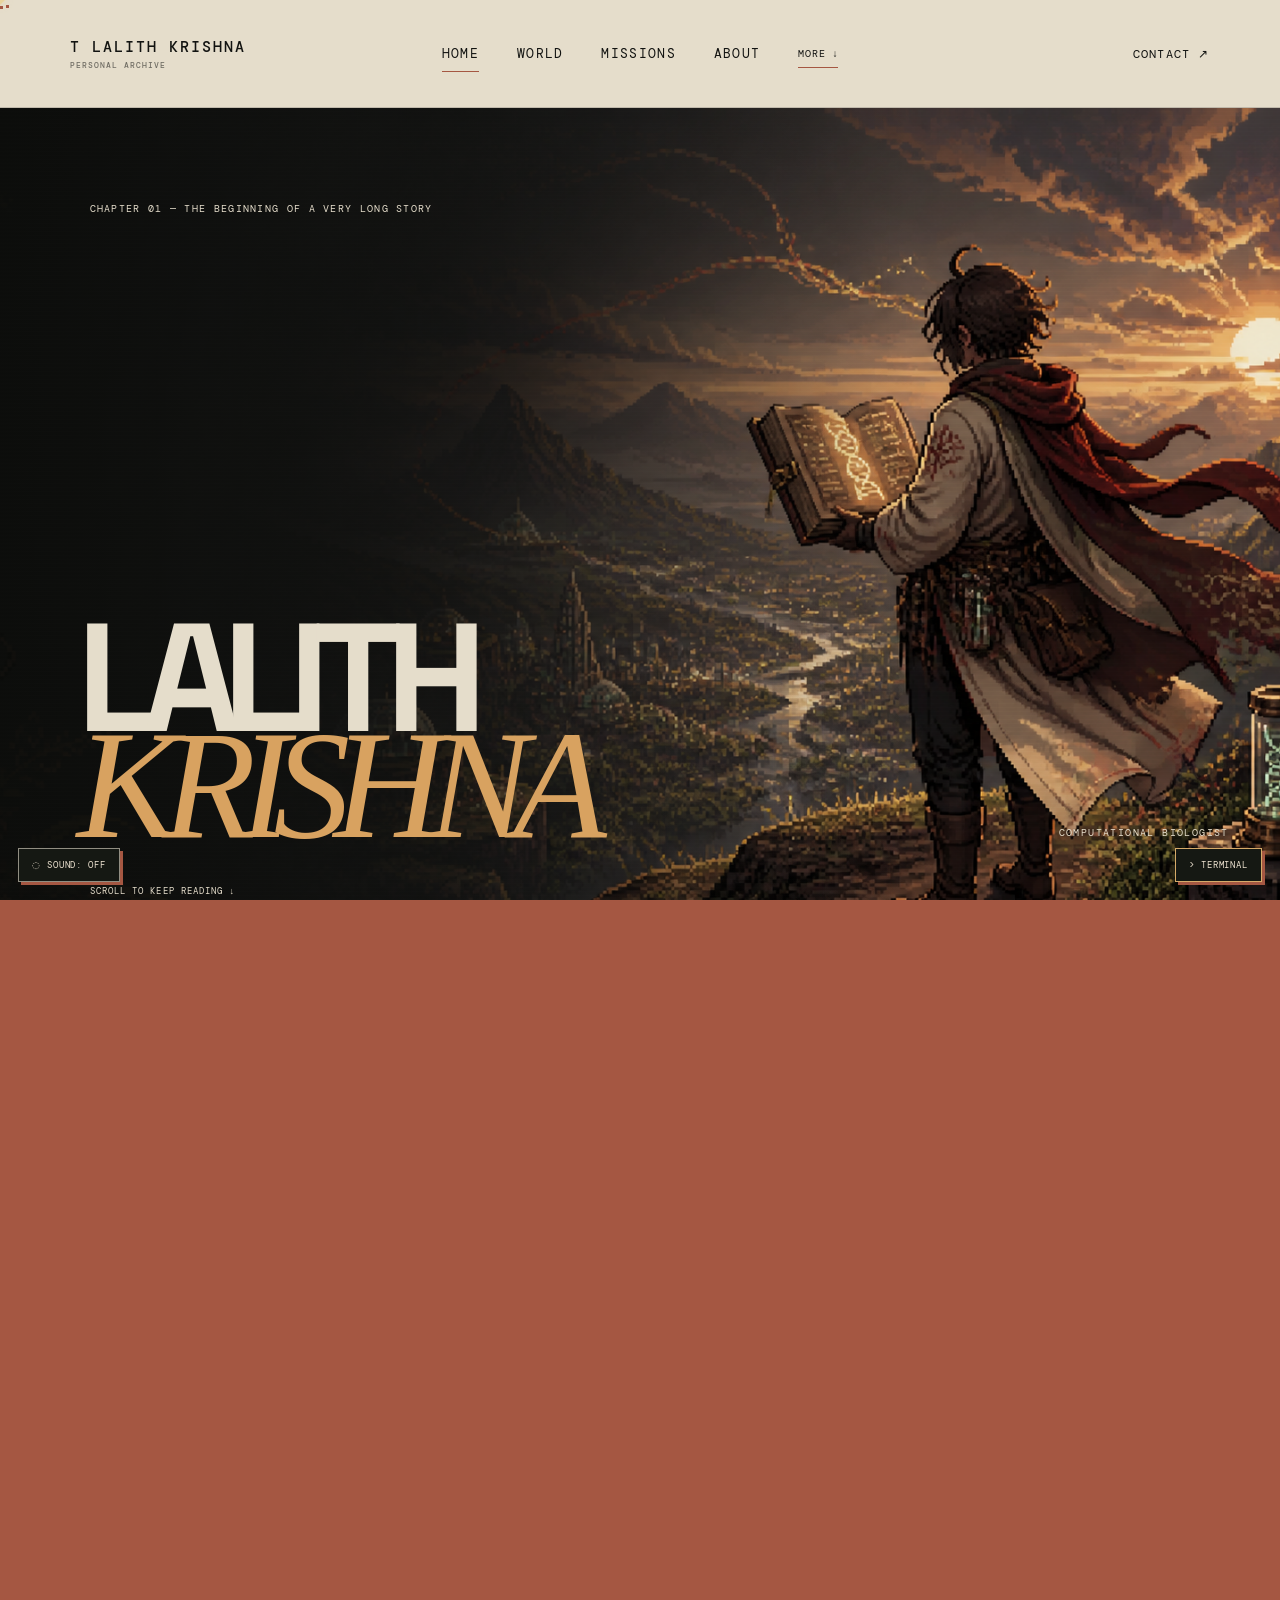
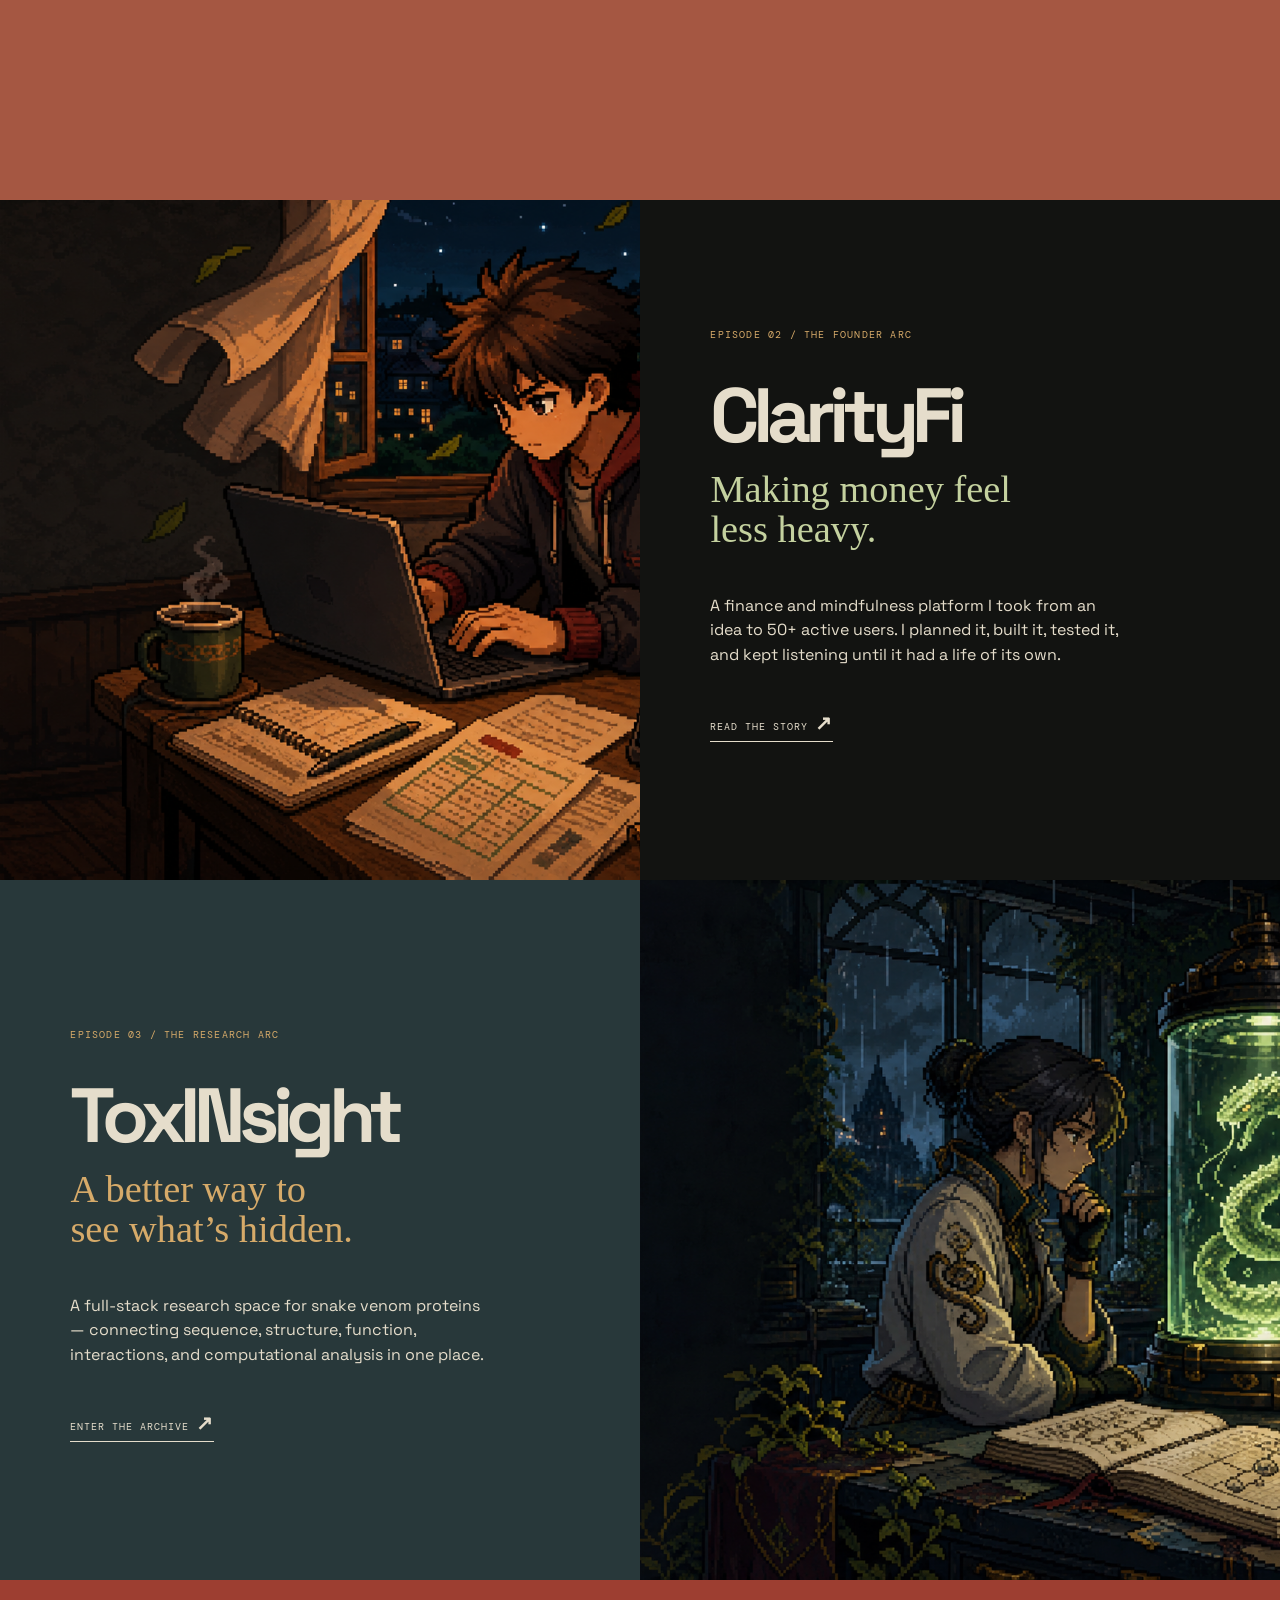
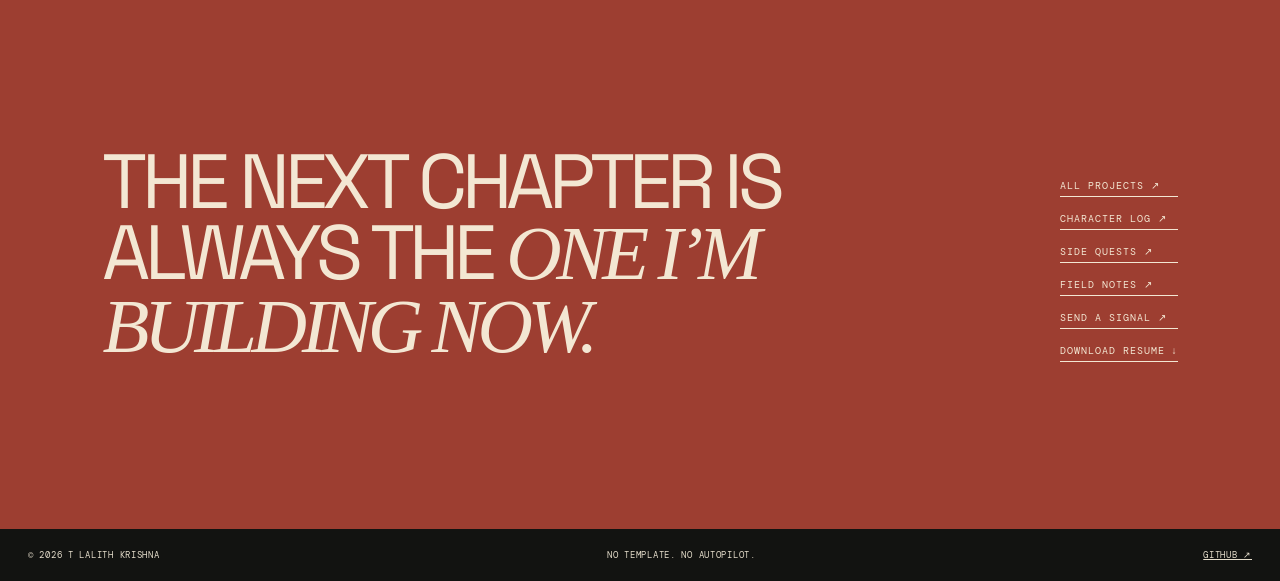
<file: index.html>
<!doctype html>
<html lang="en"><head><meta charset="UTF-8" /><meta name="viewport" content="width=device-width, initial-scale=1.0" /><meta name="description" content="T Lalith Krishna — computational biologist and founder" /><title>T Lalith Krishna — Opening Credits</title><link rel="preconnect" href="https://fonts.googleapis.com"><link rel="preconnect" href="https://fonts.gstatic.com" crossorigin><link href="https://fonts.gstatic.com" crossorigin><link href="https://fonts.googleapis.com/css2?family=DM+Mono:wght@400;500&family=Space+Grotesk:wght@400;600;700&display=swap" rel="stylesheet"><link rel="stylesheet" href="cinema.css" /><link rel="stylesheet" href="experience.css" /><link rel="stylesheet" href="signal-cursor.css" /><link rel="stylesheet" href="ambient.css" /><link rel="stylesheet" href="terminal.css" /><link rel="stylesheet" href="top-nav.css" /><link rel="stylesheet" href="header-scale.css" /><link rel="stylesheet" href="header-bold.css" /></head><body>
<header class="top"><a href="index.html" class="name">T LALITH KRISHNA<span>PERSONAL ARCHIVE</span></a><nav class="top-links" aria-label="Main pages"><a class="active" href="index.html">HOME</a><a href="world.html">WORLD</a><a href="projects.html">MISSIONS</a><a href="about.html">ABOUT</a><details class="top-more"><summary>MORE ↓</summary><nav><a href="sidequests.html">SIDE QUESTS</a><a href="field-notes.html">FIELD NOTES</a><a href="contact.html">CONTACT</a></nav></details></nav><a href="mailto:lalithkrishna747@gmail.com">CONTACT ↗</a></header>
<main><section class="opening"><div class="opening-image"></div><div class="grain"></div><p class="chapter">CHAPTER 01 — THE BEGINNING OF A VERY LONG STORY</p><h1>LALITH<br /><i>KRISHNA</i></h1><div class="hero-note"><span>COMPUTATIONAL BIOLOGIST</span><span>FOUNDER</span><span>DREAMER</span></div><p class="scroll">SCROLL TO KEEP READING ↓</p></section>
<section class="statement"><p class="side">THE PLOT</p><h2>I build things for<br /><i>questions that won’t<br />leave me alone.</i></h2><p class="statement-copy">Some of those questions live in a lab. Some become products. All of them start the same way: with enough curiosity to follow the thread.</p><span class="big-mark">01</span></section>
<section class="episode founder"><div class="episode-art"></div><div class="episode-copy"><p>EPISODE 02 / THE FOUNDER ARC</p><h2>ClarityFi</h2><h3>Making money feel<br />less heavy.</h3><p>A finance and mindfulness platform I took from an idea to 50+ active users. I planned it, built it, tested it, and kept listening until it had a life of its own.</p><a href="projects.html#clarityfi">READ THE STORY <b>↗</b></a></div></section>
<section class="episode research"><div class="episode-copy"><p>EPISODE 03 / THE RESEARCH ARC</p><h2>ToxINsight</h2><h3>A better way to<br />see what’s hidden.</h3><p>A full-stack research space for snake venom proteins — connecting sequence, structure, function, interactions, and computational analysis in one place.</p><a href="projects.html#toxinsight">ENTER THE ARCHIVE <b>↗</b></a></div><div class="episode-art"></div></section>
<section class="end-card"><p>THE NEXT CHAPTER IS<br />ALWAYS THE <i>ONE I’M<br />BUILDING NOW.</i></p><div><a href="projects.html">ALL PROJECTS ↗</a><a href="about.html">CHARACTER LOG ↗</a><a href="sidequests.html">SIDE QUESTS ↗</a><a href="field-notes.html">FIELD NOTES ↗</a><a href="contact.html">SEND A SIGNAL ↗</a><a href="resume.pdf" download>DOWNLOAD RESUME ↓</a></div></section>
</main><footer><span>© 2026 T LALITH KRISHNA</span><span>NO TEMPLATE. NO AUTOPILOT.</span><a href="https://github.com/lalith747" target="_blank" rel="noreferrer">GITHUB ↗</a></footer><script src="experience.js"></script><script src="signal-cursor.js"></script><script src="command.js"></script><script src="ambient.js"></script><script src="terminal.js"></script></body></html>
</file>
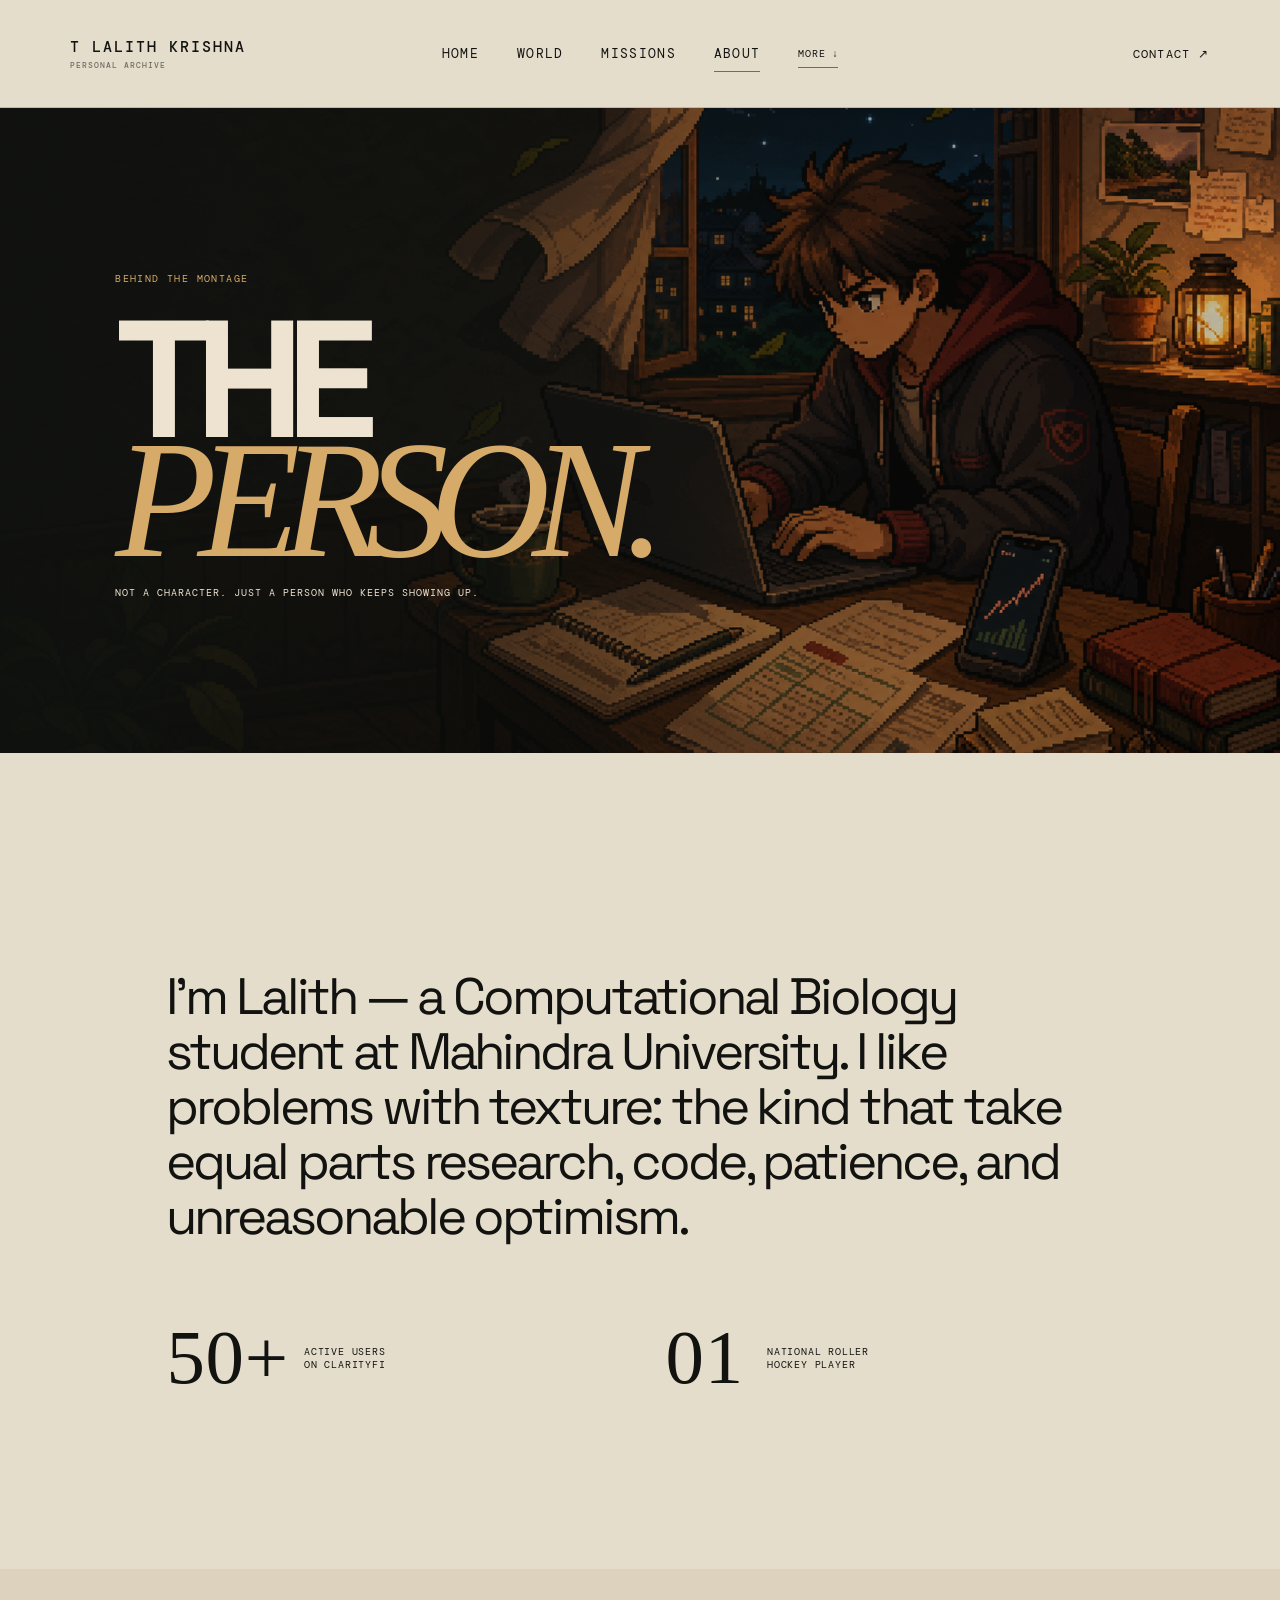
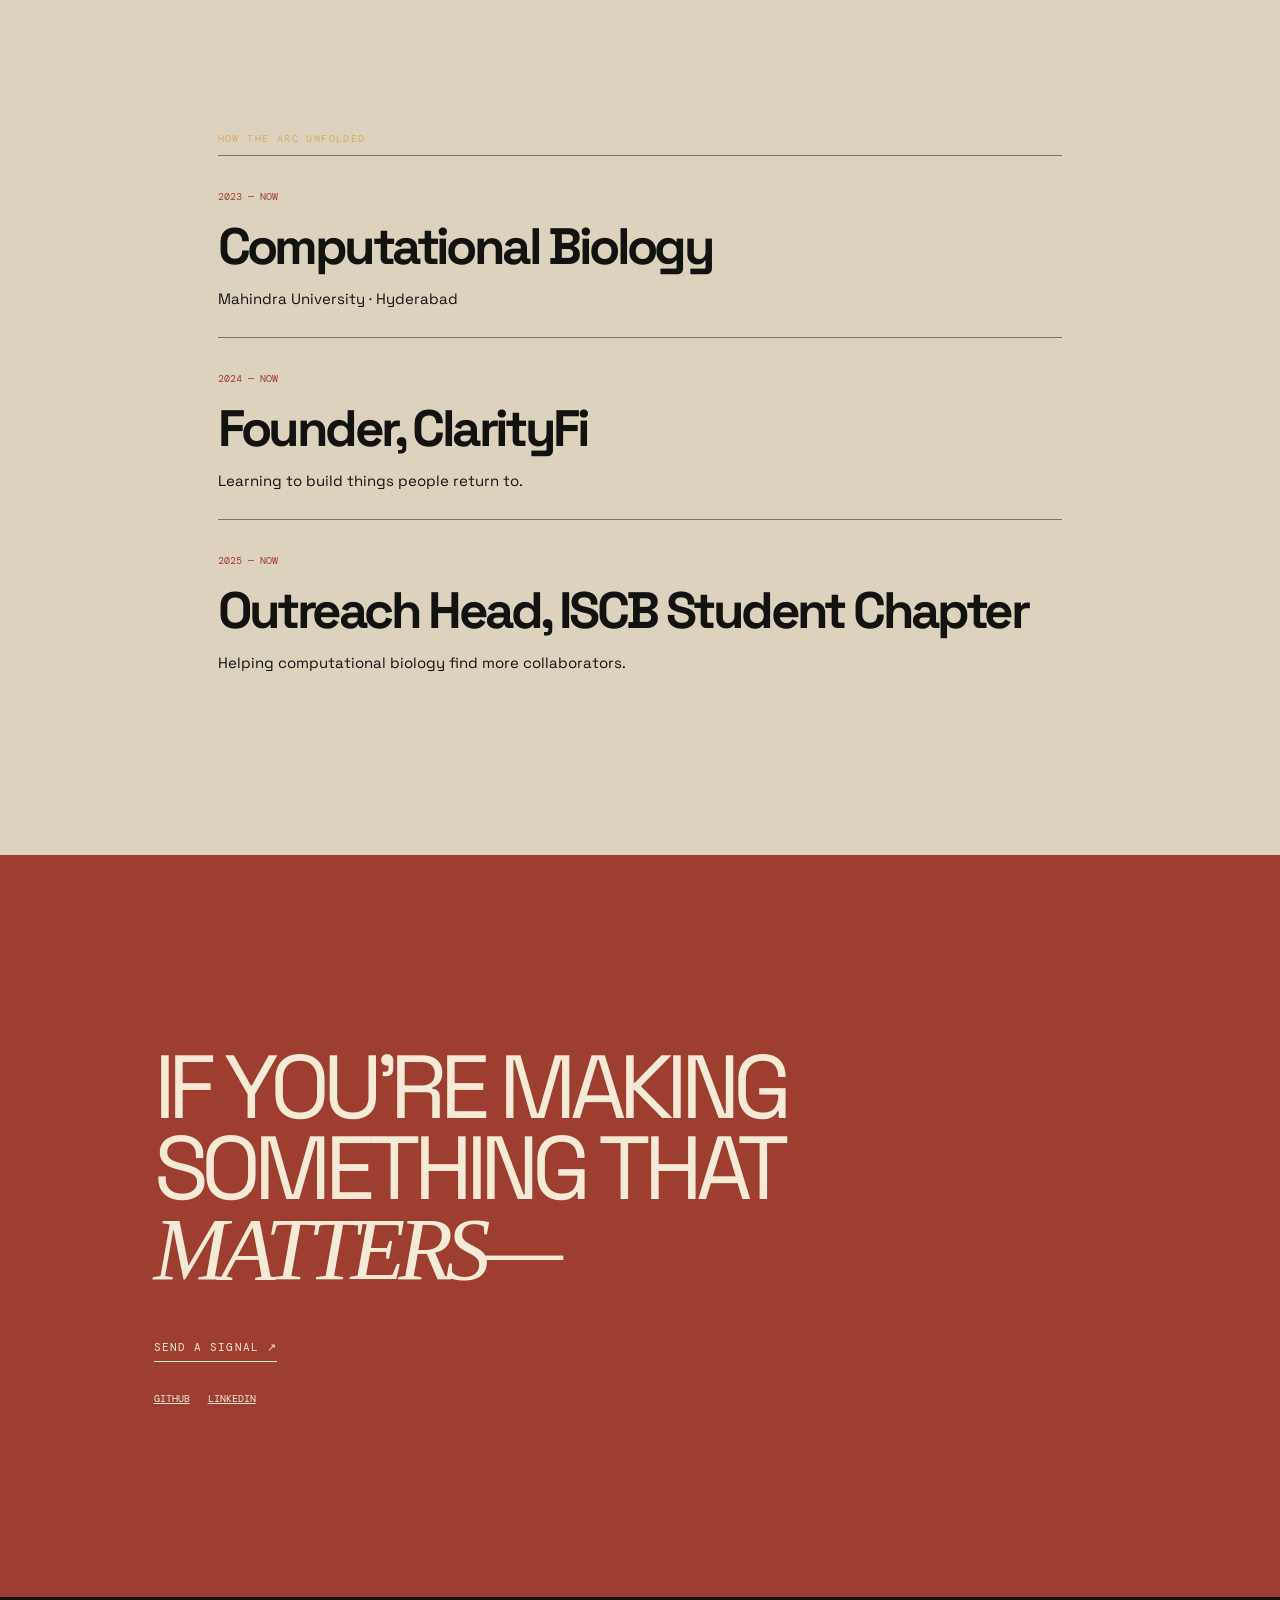
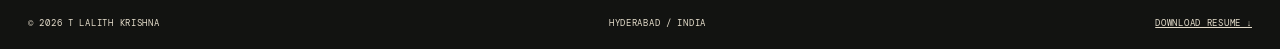
<file: about.html>
<!doctype html><html><head><meta name="viewport" content="width=device-width,initial-scale=1"><link rel="preconnect" href="https://fonts.googleapis.com"><link href="https://fonts.googleapis.com/css2?family=DM+Mono&family=Space+Grotesk:wght@400;600;700&display=swap" rel="stylesheet"><link rel="stylesheet" href="cinema.css"><link rel="stylesheet" href="chapters.css"><title>Character Log — T Lalith Krishna</title></head><body><header class="top"><a href="index.html" class="name">T LALITH KRISHNA<span>PERSONAL ARCHIVE</span></a><p>CHAPTER 05</p><a href="projects.html">MISSION ARCHIVE ↗</a></header><script src="site-nav.js"></script><main><section class="chapter-hero character-hero"><p>BEHIND THE MONTAGE</p><h1>THE<br><i>PERSON.</i></h1><span>NOT A CHARACTER. JUST A PERSON WHO KEEPS SHOWING UP.</span></section><section class="character-note"><p>I’m Lalith — a Computational Biology student at Mahindra University. I like problems with texture: the kind that take equal parts research, code, patience, and unreasonable optimism.</p><div><b>50+</b><span>ACTIVE USERS<br>ON CLARITYFI</span><b>01</b><span>NATIONAL ROLLER<br>HOCKEY PLAYER</span></div></section><section class="life-timeline"><p>HOW THE ARC UNFOLDED</p><article><b>2023 — NOW</b><h2>Computational Biology</h2><span>Mahindra University · Hyderabad</span></article><article><b>2024 — NOW</b><h2>Founder, ClarityFi</h2><span>Learning to build things people return to.</span></article><article><b>2025 — NOW</b><h2>Outreach Head, ISCB Student Chapter</h2><span>Helping computational biology find more collaborators.</span></article></section><section class="closing-chapter"><p>IF YOU’RE MAKING<br>SOMETHING THAT<br><i>MATTERS—</i></p><a href="mailto:lalithkrishna747@gmail.com">SEND A SIGNAL ↗</a><div><a href="https://github.com/lalith747">GITHUB</a><a href="https://www.linkedin.com/in/t-lalith-krishna-7a189a334">LINKEDIN</a></div></section></main><footer><span>© 2026 T LALITH KRISHNA</span><span>HYDERABAD / INDIA</span><a href="resume.pdf">DOWNLOAD RESUME ↓</a></footer></body></html>
</file>
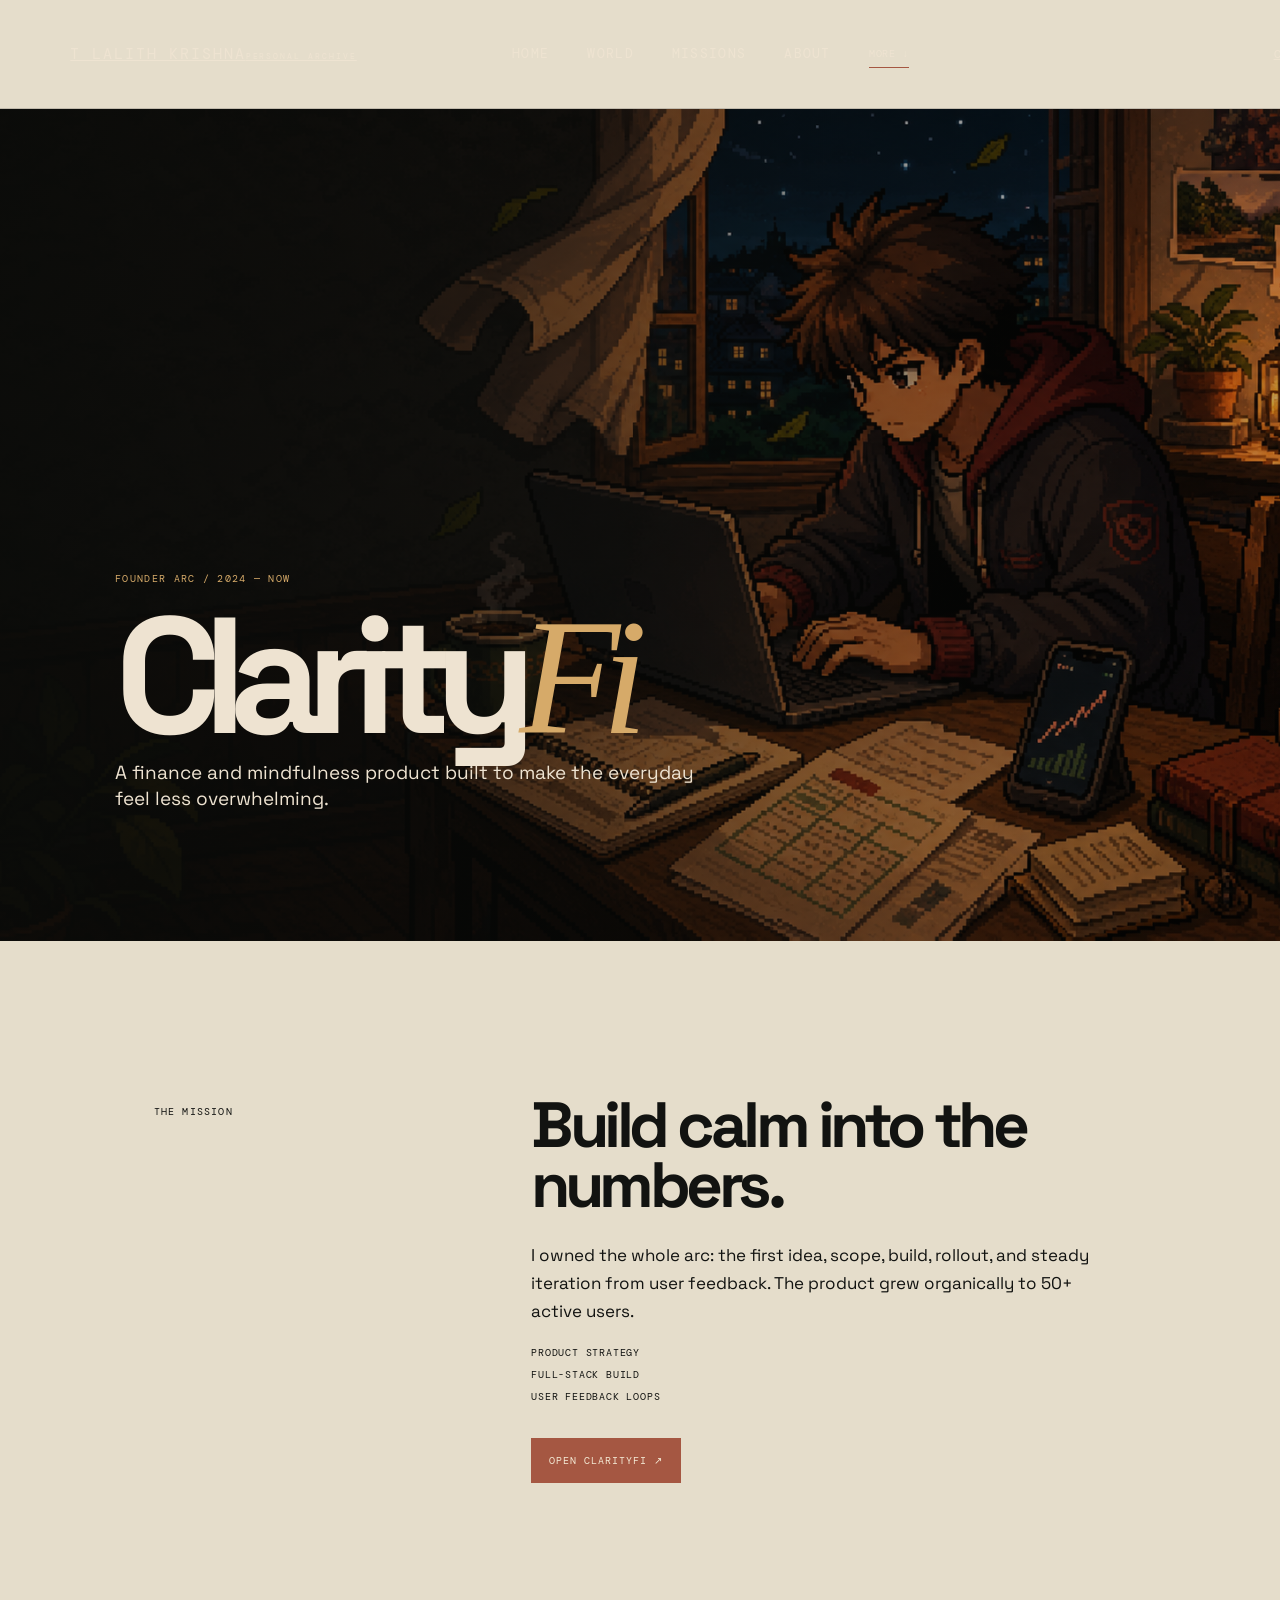
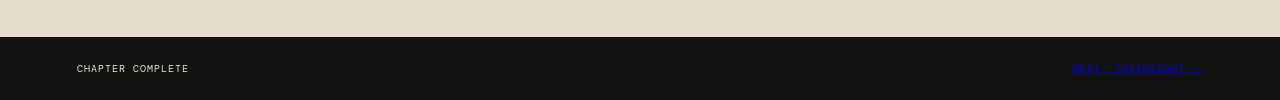
<file: clarityfi.html>
<!doctype html><html><head><meta name="viewport" content="width=device-width,initial-scale=1"><link rel="preconnect" href="https://fonts.googleapis.com"><link href="https://fonts.googleapis.com/css2?family=DM+Mono&family=Space+Grotesk:wght@400;600;700&display=swap" rel="stylesheet"><link rel="stylesheet" href="case.css"><title>ClarityFi — T Lalith Krishna</title></head><body><nav class="case-nav"><a href="index.html">← ARCHIVE</a><span>CASE FILE 01</span><a href="https://clarityfi-lk1511.base44.app">LIVE APP ↗</a></nav><script src="site-nav.js"></script><main><section class="case-hero" style="background-image:url('assets/clarityfi-pixel-story.png')"><p>FOUNDER ARC / 2024 — NOW</p><h1>Clarity<i>Fi</i></h1><span>A finance and mindfulness product built to make the everyday feel less overwhelming.</span></section><section class="case-story"><p>THE MISSION</p><div><h2>Build calm into the numbers.</h2><p>I owned the whole arc: the first idea, scope, build, rollout, and steady iteration from user feedback. The product grew organically to 50+ active users.</p><ul><li>PRODUCT STRATEGY</li><li>FULL-STACK BUILD</li><li>USER FEEDBACK LOOPS</li></ul><a class="case-link" href="https://clarityfi-lk1511.base44.app">OPEN CLARITYFI ↗</a></div></section></main><footer class="case-foot"><span>CHAPTER COMPLETE</span><a href="toxinsight.html">NEXT: TOXINSIGHT →</a></footer></body></html>
</file>
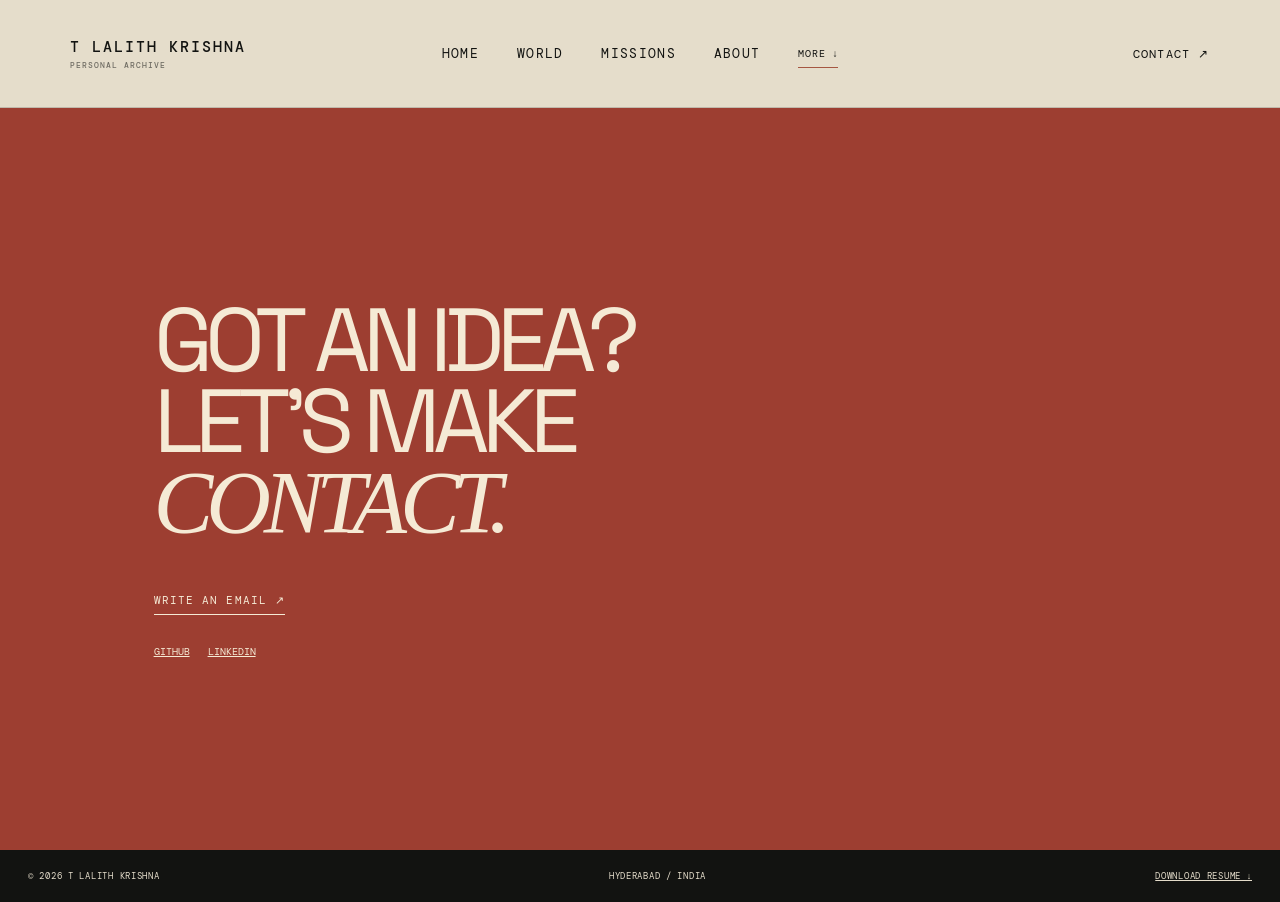
<file: contact.html>
<!doctype html><html><head><meta name="viewport" content="width=device-width,initial-scale=1"><link rel="preconnect" href="https://fonts.googleapis.com"><link href="https://fonts.googleapis.com/css2?family=DM+Mono&family=Space+Grotesk:wght@400;600;700&display=swap" rel="stylesheet"><link rel="stylesheet" href="cinema.css"><link rel="stylesheet" href="chapters.css"><title>Contact — T Lalith Krishna</title></head><body><header class="top"><a href="index.html" class="name">T LALITH KRISHNA<span>PERSONAL ARCHIVE</span></a><p>TRANSMISSION</p><a href="projects.html">MISSIONS ↗</a></header><script src="site-nav.js"></script><main><section class="closing-chapter"><p>GOT AN IDEA?<br>LET’S MAKE<br><i>CONTACT.</i></p><a href="mailto:lalithkrishna747@gmail.com?subject=Hello%20Lalith">WRITE AN EMAIL ↗</a><div><a href="https://github.com/lalith747">GITHUB</a><a href="https://www.linkedin.com/in/t-lalith-krishna-7a189a334">LINKEDIN</a></div></section></main><footer><span>© 2026 T LALITH KRISHNA</span><span>HYDERABAD / INDIA</span><a href="resume.pdf">DOWNLOAD RESUME ↓</a></footer></body></html>
</file>
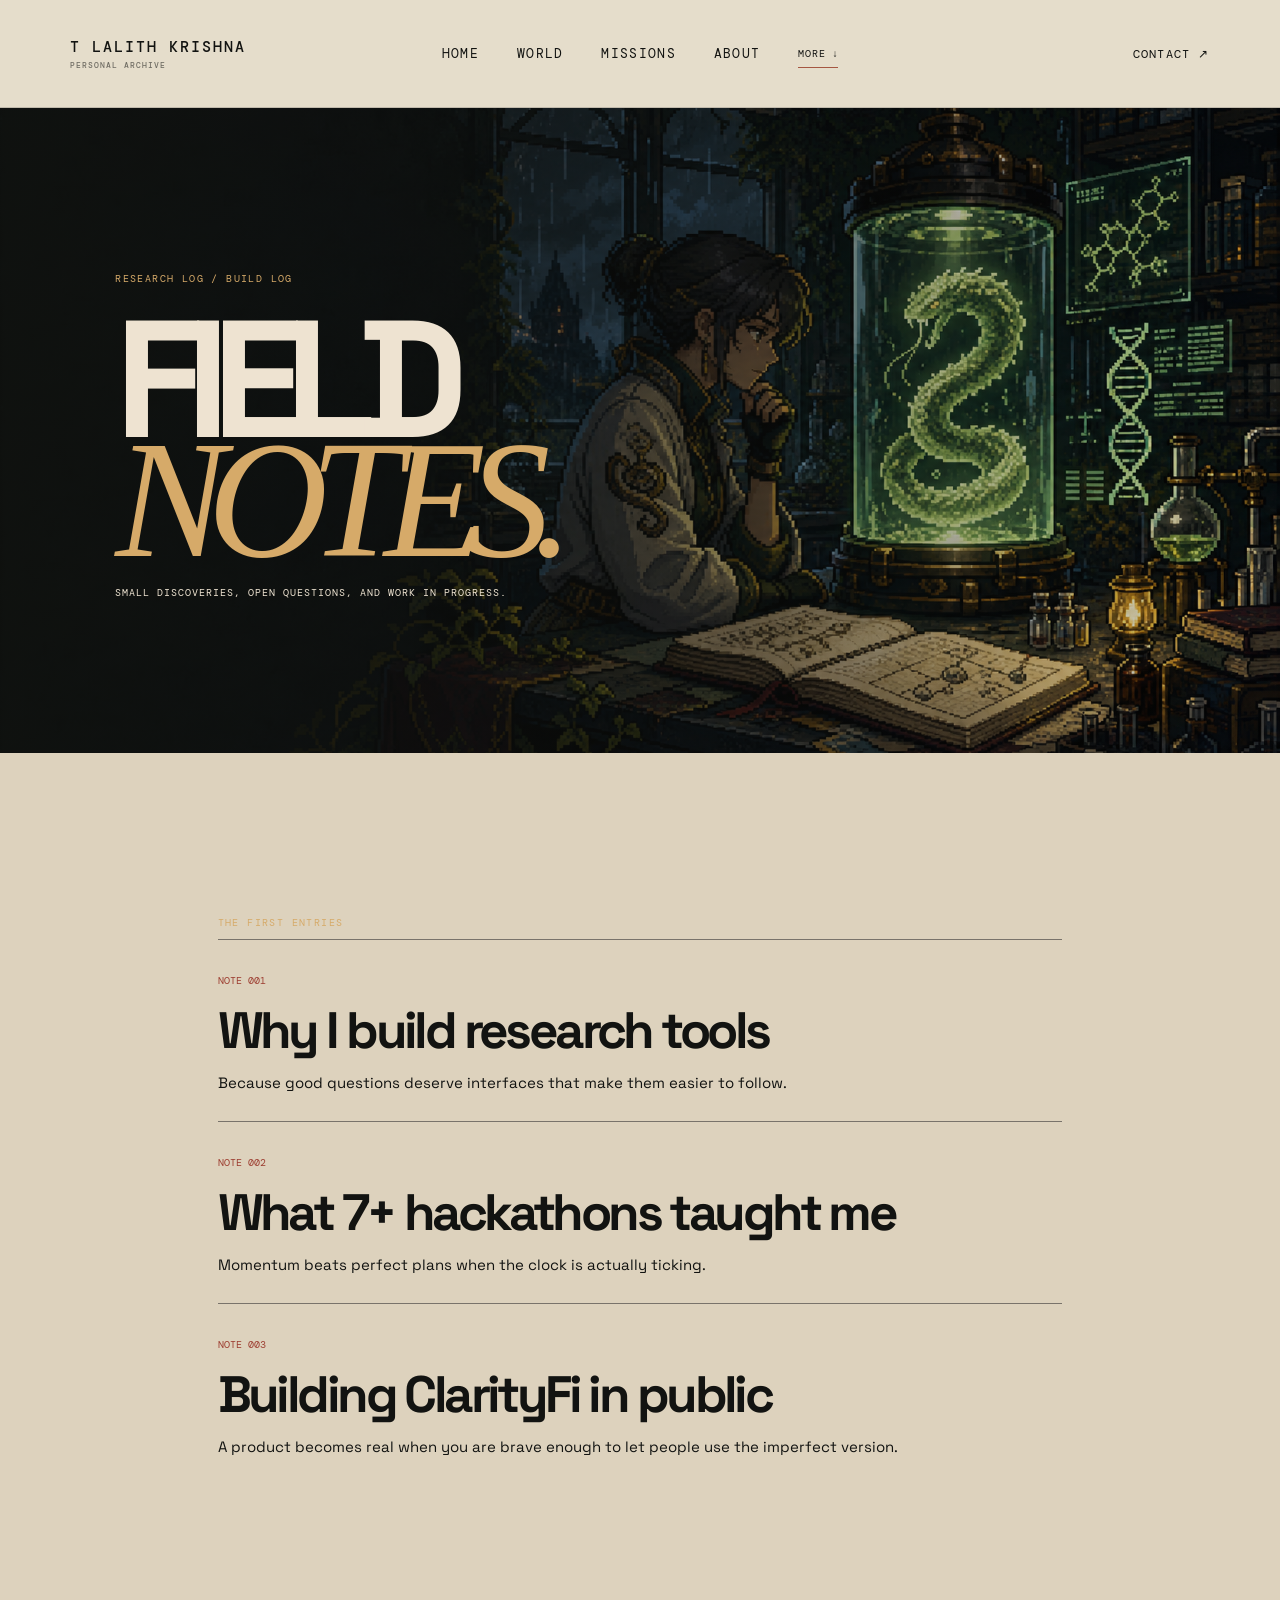
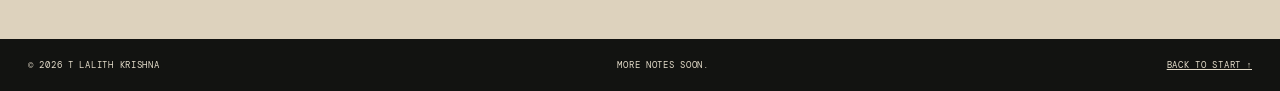
<file: field-notes.html>
<!doctype html><html><head><meta name="viewport" content="width=device-width,initial-scale=1"><link rel="preconnect" href="https://fonts.googleapis.com"><link href="https://fonts.googleapis.com/css2?family=DM+Mono&family=Space+Grotesk:wght@400;600;700&display=swap" rel="stylesheet"><link rel="stylesheet" href="cinema.css"><link rel="stylesheet" href="chapters.css"><title>Field Notes — T Lalith Krishna</title></head><body><header class="top"><a href="index.html" class="name">T LALITH KRISHNA<span>PERSONAL ARCHIVE</span></a><p>FIELD NOTES</p><a href="contact.html">CONTACT ↗</a></header><script src="site-nav.js"></script><main><section class="chapter-hero missions-hero"><p>RESEARCH LOG / BUILD LOG</p><h1>FIELD<br><i>NOTES.</i></h1><span>SMALL DISCOVERIES, OPEN QUESTIONS, AND WORK IN PROGRESS.</span></section><section class="life-timeline"><p>THE FIRST ENTRIES</p><article><b>NOTE 001</b><h2>Why I build research tools</h2><span>Because good questions deserve interfaces that make them easier to follow.</span></article><article><b>NOTE 002</b><h2>What 7+ hackathons taught me</h2><span>Momentum beats perfect plans when the clock is actually ticking.</span></article><article><b>NOTE 003</b><h2>Building ClarityFi in public</h2><span>A product becomes real when you are brave enough to let people use the imperfect version.</span></article></section></main><footer><span>© 2026 T LALITH KRISHNA</span><span>MORE NOTES SOON.</span><a href="index.html">BACK TO START ↑</a></footer></body></html>
</file>
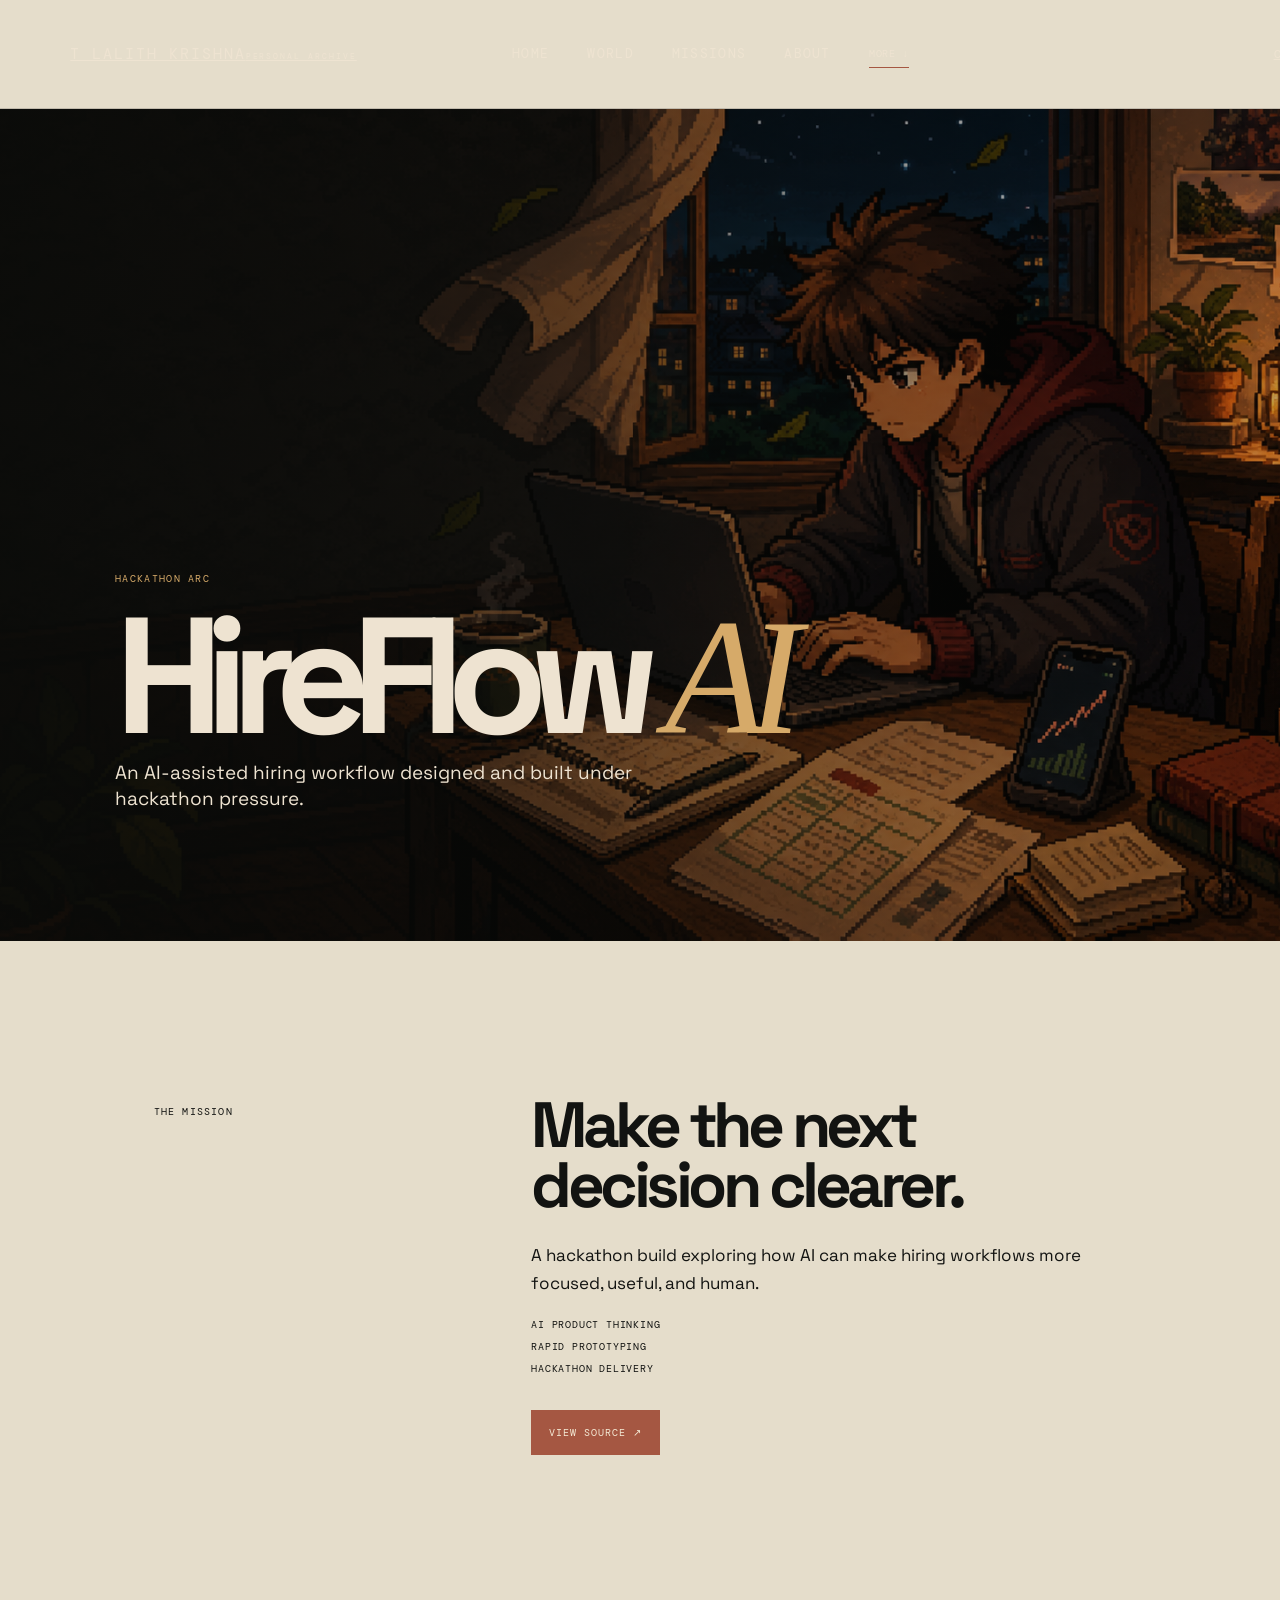
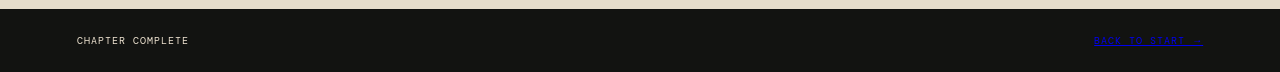
<file: hireflow.html>
<!doctype html><html><head><meta name="viewport" content="width=device-width,initial-scale=1"><link rel="preconnect" href="https://fonts.googleapis.com"><link href="https://fonts.googleapis.com/css2?family=DM+Mono&family=Space+Grotesk:wght@400;600;700&display=swap" rel="stylesheet"><link rel="stylesheet" href="case.css"><title>HireFlow AI — T Lalith Krishna</title></head><body><nav class="case-nav"><a href="index.html">← ARCHIVE</a><span>CASE FILE 04</span><a href="https://github.com/lalith747/HireFlow-AI_Hack-w-Hyd">SOURCE ↗</a></nav><script src="site-nav.js"></script><main><section class="case-hero" style="background-image:url('assets/clarityfi-pixel-story.png')"><p>HACKATHON ARC</p><h1>HireFlow <i>AI</i></h1><span>An AI-assisted hiring workflow designed and built under hackathon pressure.</span></section><section class="case-story"><p>THE MISSION</p><div><h2>Make the next decision clearer.</h2><p>A hackathon build exploring how AI can make hiring workflows more focused, useful, and human.</p><ul><li>AI PRODUCT THINKING</li><li>RAPID PROTOTYPING</li><li>HACKATHON DELIVERY</li></ul><a class="case-link" href="https://github.com/lalith747/HireFlow-AI_Hack-w-Hyd">VIEW SOURCE ↗</a></div></section></main><footer class="case-foot"><span>CHAPTER COMPLETE</span><a href="index.html">BACK TO START →</a></footer></body></html>
</file>
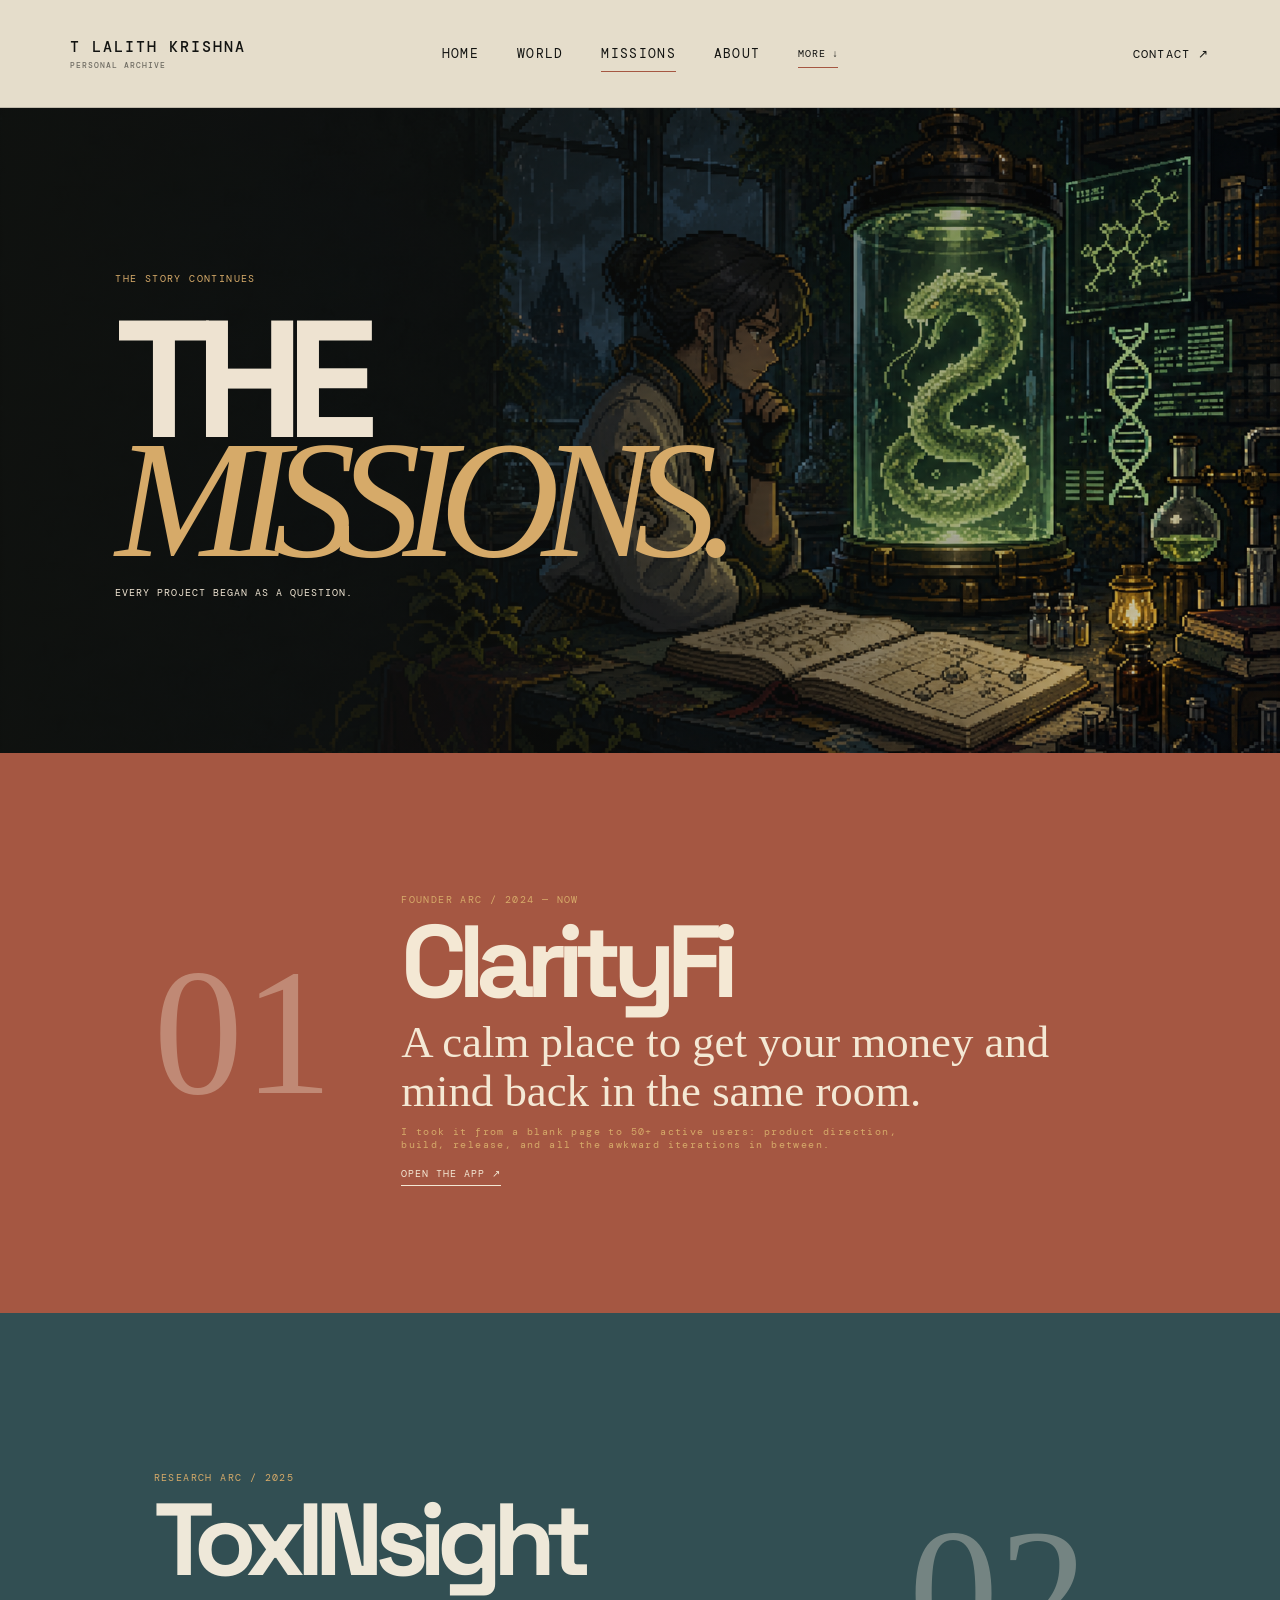
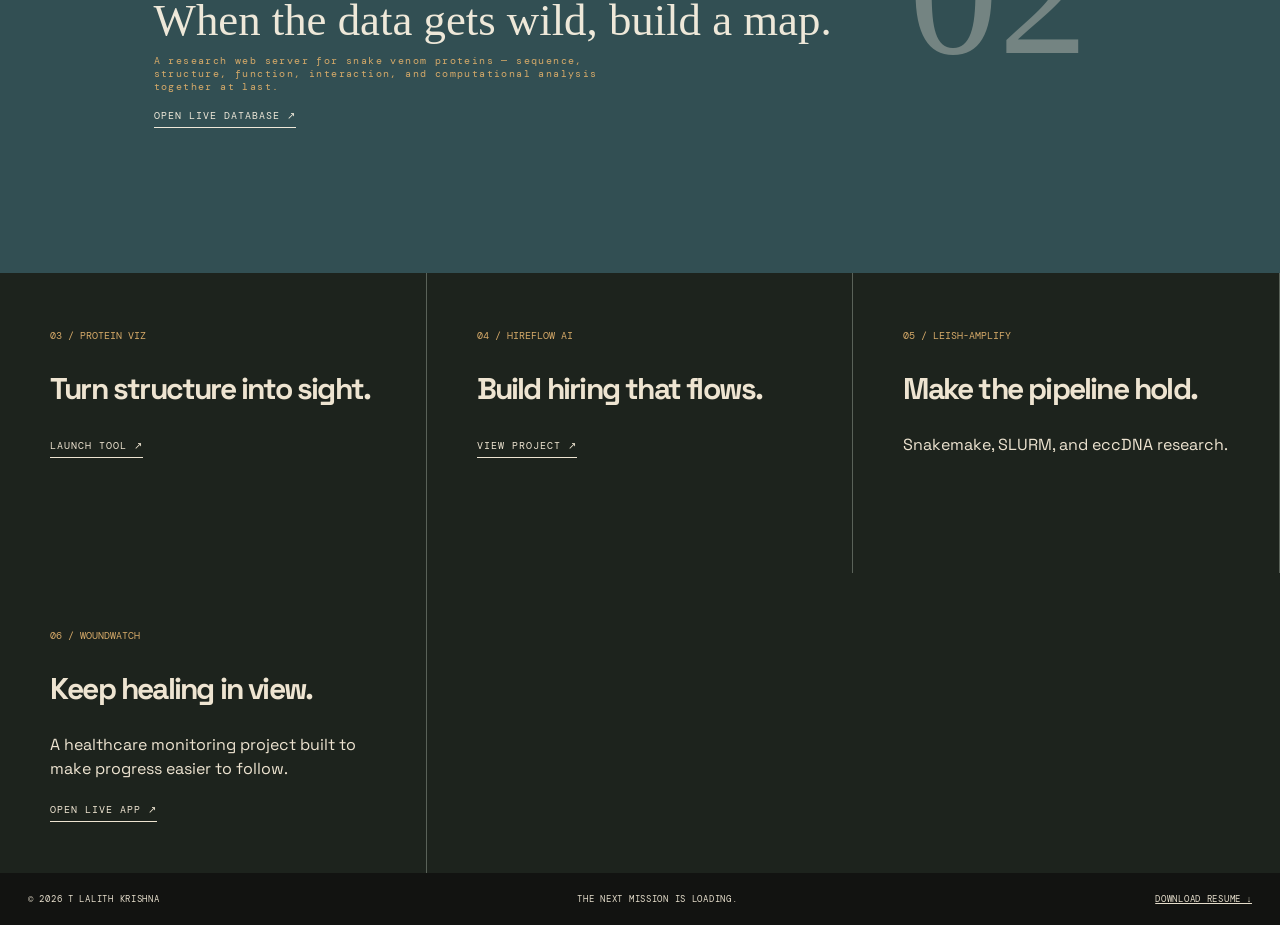
<file: projects.html>
<!doctype html><html><head><meta name="viewport" content="width=device-width,initial-scale=1"><link rel="preconnect" href="https://fonts.googleapis.com"><link href="https://fonts.googleapis.com/css2?family=DM+Mono&family=Space+Grotesk:wght@400;600;700&display=swap" rel="stylesheet"><link rel="stylesheet" href="cinema.css"><link rel="stylesheet" href="chapters.css"><title>Mission Archive — T Lalith Krishna</title></head><body><header class="top"><a href="index.html" class="name">T LALITH KRISHNA<span>PERSONAL ARCHIVE</span></a><p>CHAPTER 04</p><a href="about.html">CHARACTER LOG ↗</a></header><script src="site-nav.js"></script><main><section class="chapter-hero missions-hero"><p>THE STORY CONTINUES</p><h1>THE<br><i>MISSIONS.</i></h1><span>EVERY PROJECT BEGAN AS A QUESTION.</span></section><section class="chapter-card founder-chapter"><div class="chapter-number">01</div><div><p>FOUNDER ARC / 2024 — NOW</p><h2>ClarityFi</h2><h3>A calm place to get your money and mind back in the same room.</h3><p>I took it from a blank page to 50+ active users: product direction, build, release, and all the awkward iterations in between.</p><a href="https://clarityfi-lk1511.base44.app">OPEN THE APP ↗</a></div></section><section class="chapter-card research-chapter"><div><p>RESEARCH ARC / 2025</p><h2>ToxINsight</h2><h3>When the data gets wild, build a map.</h3><p>A research web server for snake venom proteins — sequence, structure, function, interaction, and computational analysis together at last.</p><a href="https://toxinsight.in" target="_blank" rel="noreferrer">OPEN LIVE DATABASE ↗</a></div><div class="chapter-number">02</div></section><section class="side-missions"><article><b>03 / PROTEIN VIZ</b><h2>Turn structure into sight.</h2><a href="https://protein-viz-new.onrender.com/">LAUNCH TOOL ↗</a></article><article><b>04 / HIREFLOW AI</b><h2>Build hiring that flows.</h2><a href="https://github.com/lalith747/HireFlow-AI_Hack-w-Hyd">VIEW PROJECT ↗</a></article><article><b>05 / LEISH-AMPLIFY</b><h2>Make the pipeline hold.</h2><p>Snakemake, SLURM, and eccDNA research.</p></article><article><b>06 / WOUNDWATCH</b><h2>Keep healing in view.</h2><p>A healthcare monitoring project built to make progress easier to follow.</p><a href="https://woundwatch-pied.vercel.app" target="_blank" rel="noreferrer">OPEN LIVE APP ↗</a></article></section></main><footer><span>© 2026 T LALITH KRISHNA</span><span>THE NEXT MISSION IS LOADING.</span><a href="resume.pdf">DOWNLOAD RESUME ↓</a></footer></body></html>
</file>
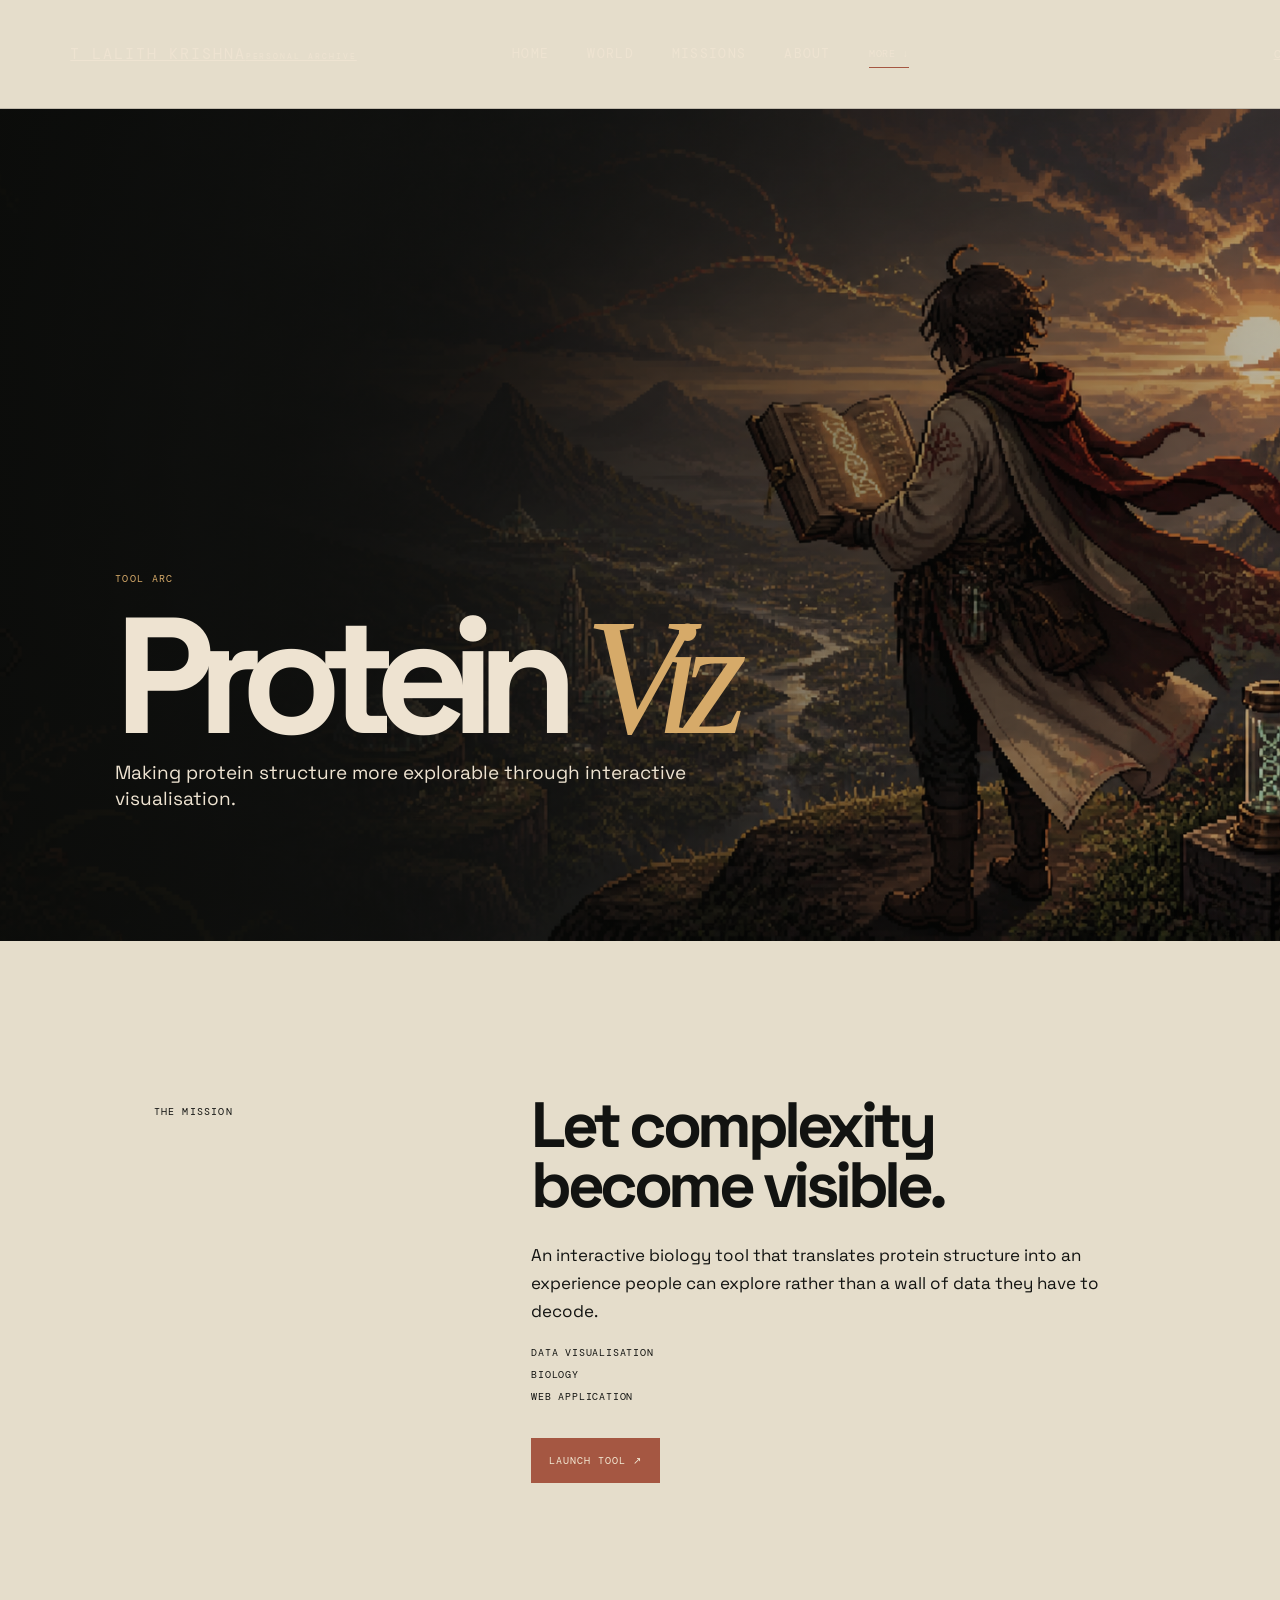
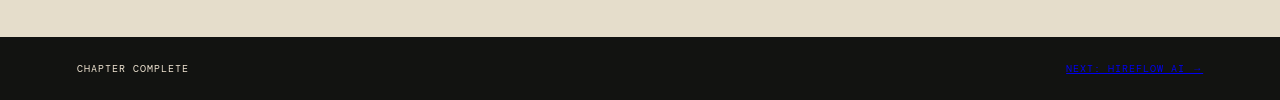
<file: protein-viz.html>
<!doctype html><html><head><meta name="viewport" content="width=device-width,initial-scale=1"><link rel="preconnect" href="https://fonts.googleapis.com"><link href="https://fonts.googleapis.com/css2?family=DM+Mono&family=Space+Grotesk:wght@400;600;700&display=swap" rel="stylesheet"><link rel="stylesheet" href="case.css"><title>Protein Viz — T Lalith Krishna</title></head><body><nav class="case-nav"><a href="index.html">← ARCHIVE</a><span>CASE FILE 03</span><a href="https://protein-viz-new.onrender.com/">LIVE TOOL ↗</a></nav><script src="site-nav.js"></script><main><section class="case-hero" style="background-image:url('assets/anime-bio-quest.png')"><p>TOOL ARC</p><h1>Protein <i>Viz</i></h1><span>Making protein structure more explorable through interactive visualisation.</span></section><section class="case-story"><p>THE MISSION</p><div><h2>Let complexity become visible.</h2><p>An interactive biology tool that translates protein structure into an experience people can explore rather than a wall of data they have to decode.</p><ul><li>DATA VISUALISATION</li><li>BIOLOGY</li><li>WEB APPLICATION</li></ul><a class="case-link" href="https://protein-viz-new.onrender.com/">LAUNCH TOOL ↗</a></div></section></main><footer class="case-foot"><span>CHAPTER COMPLETE</span><a href="hireflow.html">NEXT: HIREFLOW AI →</a></footer></body></html>
</file>
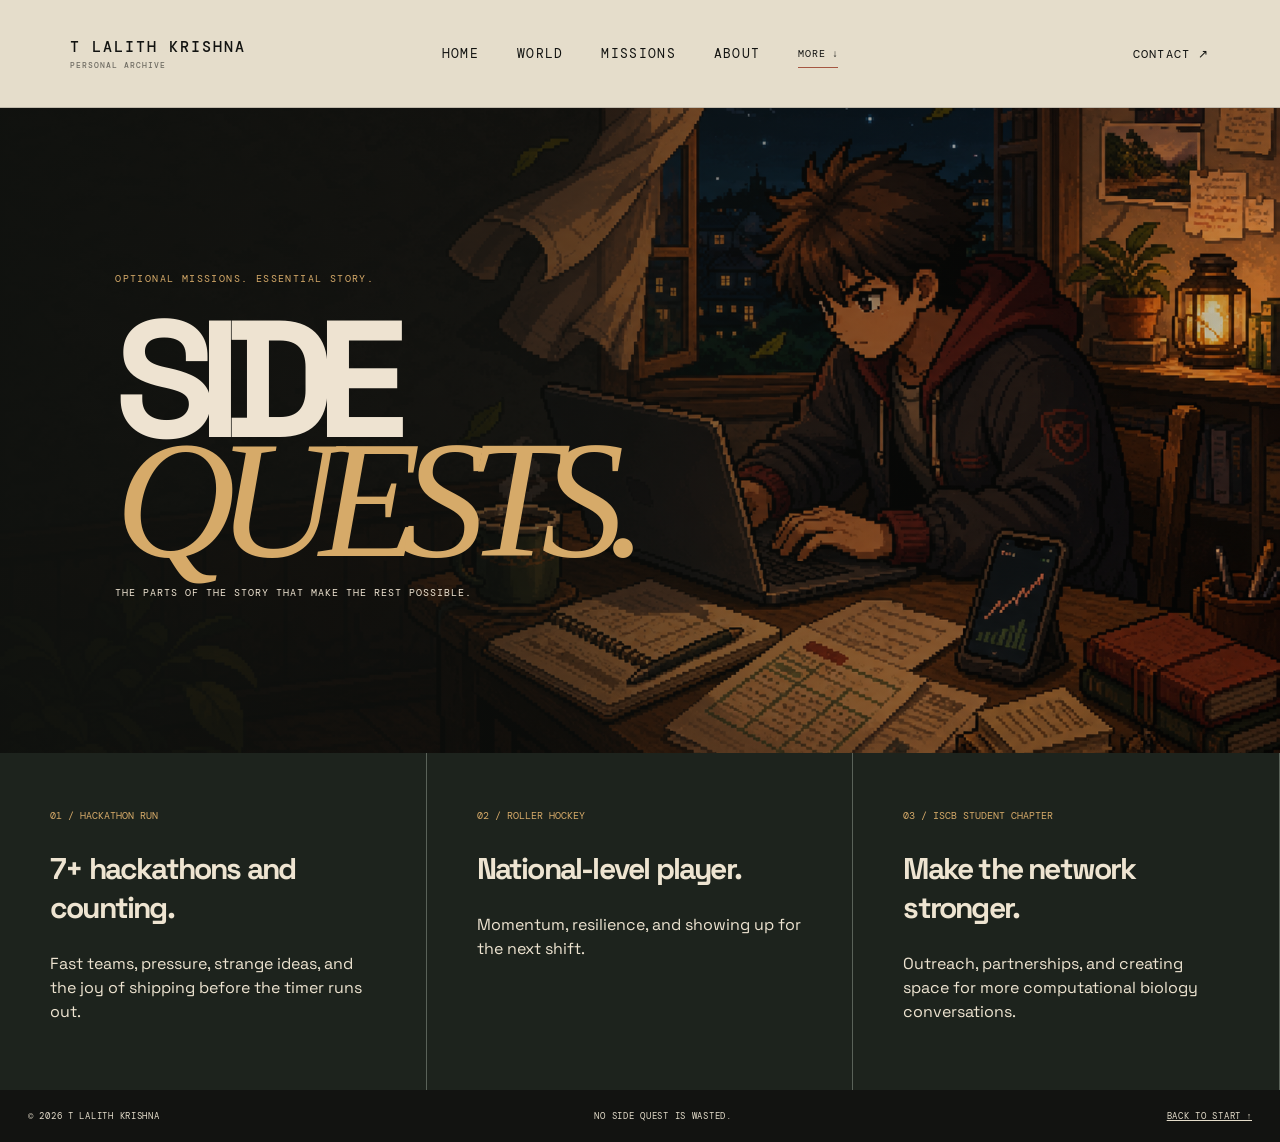
<file: sidequests.html>
<!doctype html><html><head><meta name="viewport" content="width=device-width,initial-scale=1"><link rel="preconnect" href="https://fonts.googleapis.com"><link href="https://fonts.googleapis.com/css2?family=DM+Mono&family=Space+Grotesk:wght@400;600;700&display=swap" rel="stylesheet"><link rel="stylesheet" href="cinema.css"><link rel="stylesheet" href="chapters.css"><title>Side Quests — T Lalith Krishna</title></head><body><header class="top"><a href="index.html" class="name">T LALITH KRISHNA<span>PERSONAL ARCHIVE</span></a><p>SIDE QUESTS</p><a href="contact.html">CONTACT ↗</a></header><script src="site-nav.js"></script><main><section class="chapter-hero character-hero"><p>OPTIONAL MISSIONS. ESSENTIAL STORY.</p><h1>SIDE<br><i>QUESTS.</i></h1><span>THE PARTS OF THE STORY THAT MAKE THE REST POSSIBLE.</span></section><section class="side-missions"><article><b>01 / HACKATHON RUN</b><h2>7+ hackathons and counting.</h2><p>Fast teams, pressure, strange ideas, and the joy of shipping before the timer runs out.</p></article><article><b>02 / ROLLER HOCKEY</b><h2>National-level player.</h2><p>Momentum, resilience, and showing up for the next shift.</p></article><article><b>03 / ISCB STUDENT CHAPTER</b><h2>Make the network stronger.</h2><p>Outreach, partnerships, and creating space for more computational biology conversations.</p></article></section></main><footer><span>© 2026 T LALITH KRISHNA</span><span>NO SIDE QUEST IS WASTED.</span><a href="index.html">BACK TO START ↑</a></footer></body></html>
</file>
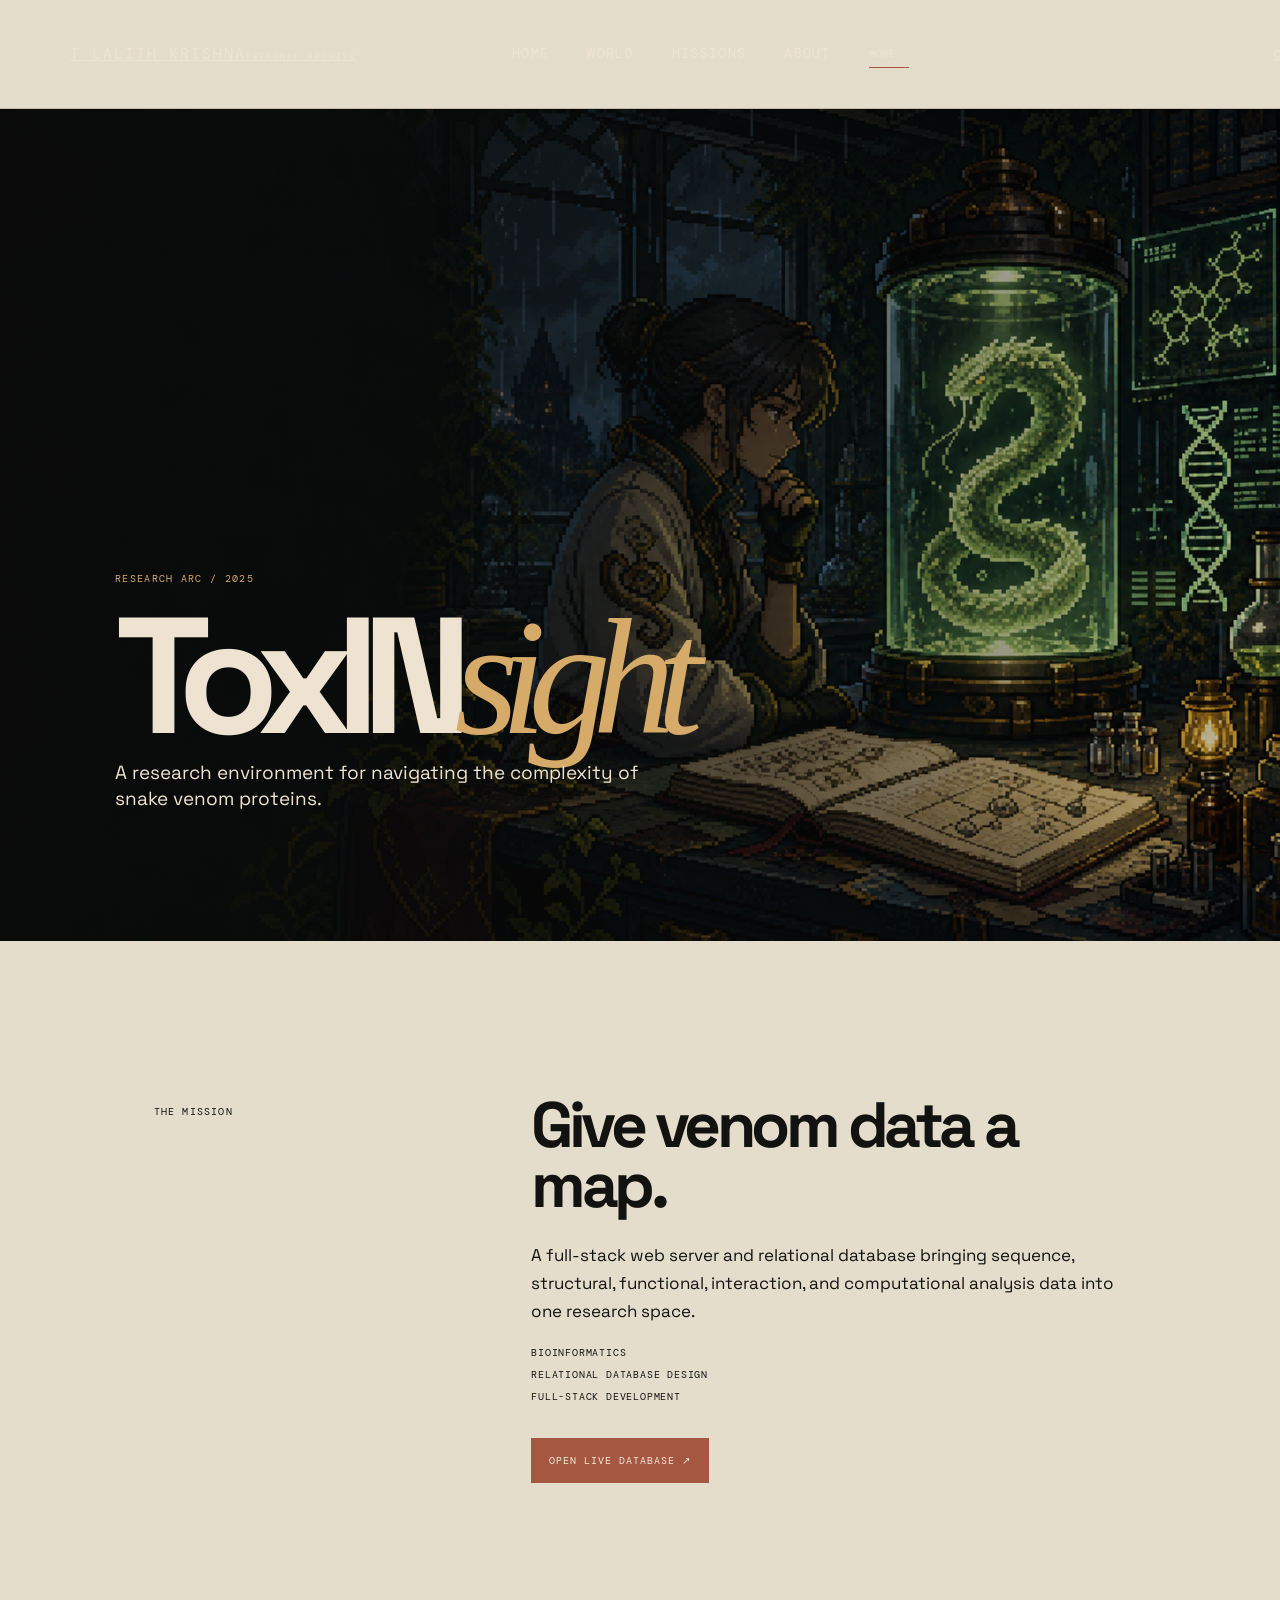
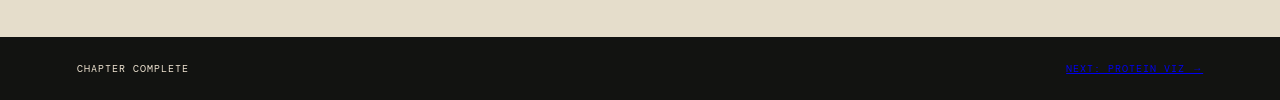
<file: toxinsight.html>
<!doctype html><html><head><meta name="viewport" content="width=device-width,initial-scale=1"><link rel="preconnect" href="https://fonts.googleapis.com"><link href="https://fonts.googleapis.com/css2?family=DM+Mono&family=Space+Grotesk:wght@400;600;700&display=swap" rel="stylesheet"><link rel="stylesheet" href="case.css"><title>ToxINsight — T Lalith Krishna</title></head><body><nav class="case-nav"><a href="index.html">← ARCHIVE</a><span>CASE FILE 02</span><a href="https://toxinsight.in" target="_blank" rel="noreferrer">LIVE DATABASE ↗</a></nav><script src="site-nav.js"></script><main><section class="case-hero" style="background-image:url('assets/toxinsight-pixel-lab.png')"><p>RESEARCH ARC / 2025</p><h1>ToxIN<i>sight</i></h1><span>A research environment for navigating the complexity of snake venom proteins.</span></section><section class="case-story"><p>THE MISSION</p><div><h2>Give venom data a map.</h2><p>A full-stack web server and relational database bringing sequence, structural, functional, interaction, and computational analysis data into one research space.</p><ul><li>BIOINFORMATICS</li><li>RELATIONAL DATABASE DESIGN</li><li>FULL-STACK DEVELOPMENT</li></ul><a class="case-link" href="https://toxinsight.in" target="_blank" rel="noreferrer">OPEN LIVE DATABASE ↗</a></div></section></main><footer class="case-foot"><span>CHAPTER COMPLETE</span><a href="protein-viz.html">NEXT: PROTEIN VIZ →</a></footer></body></html>
</file>
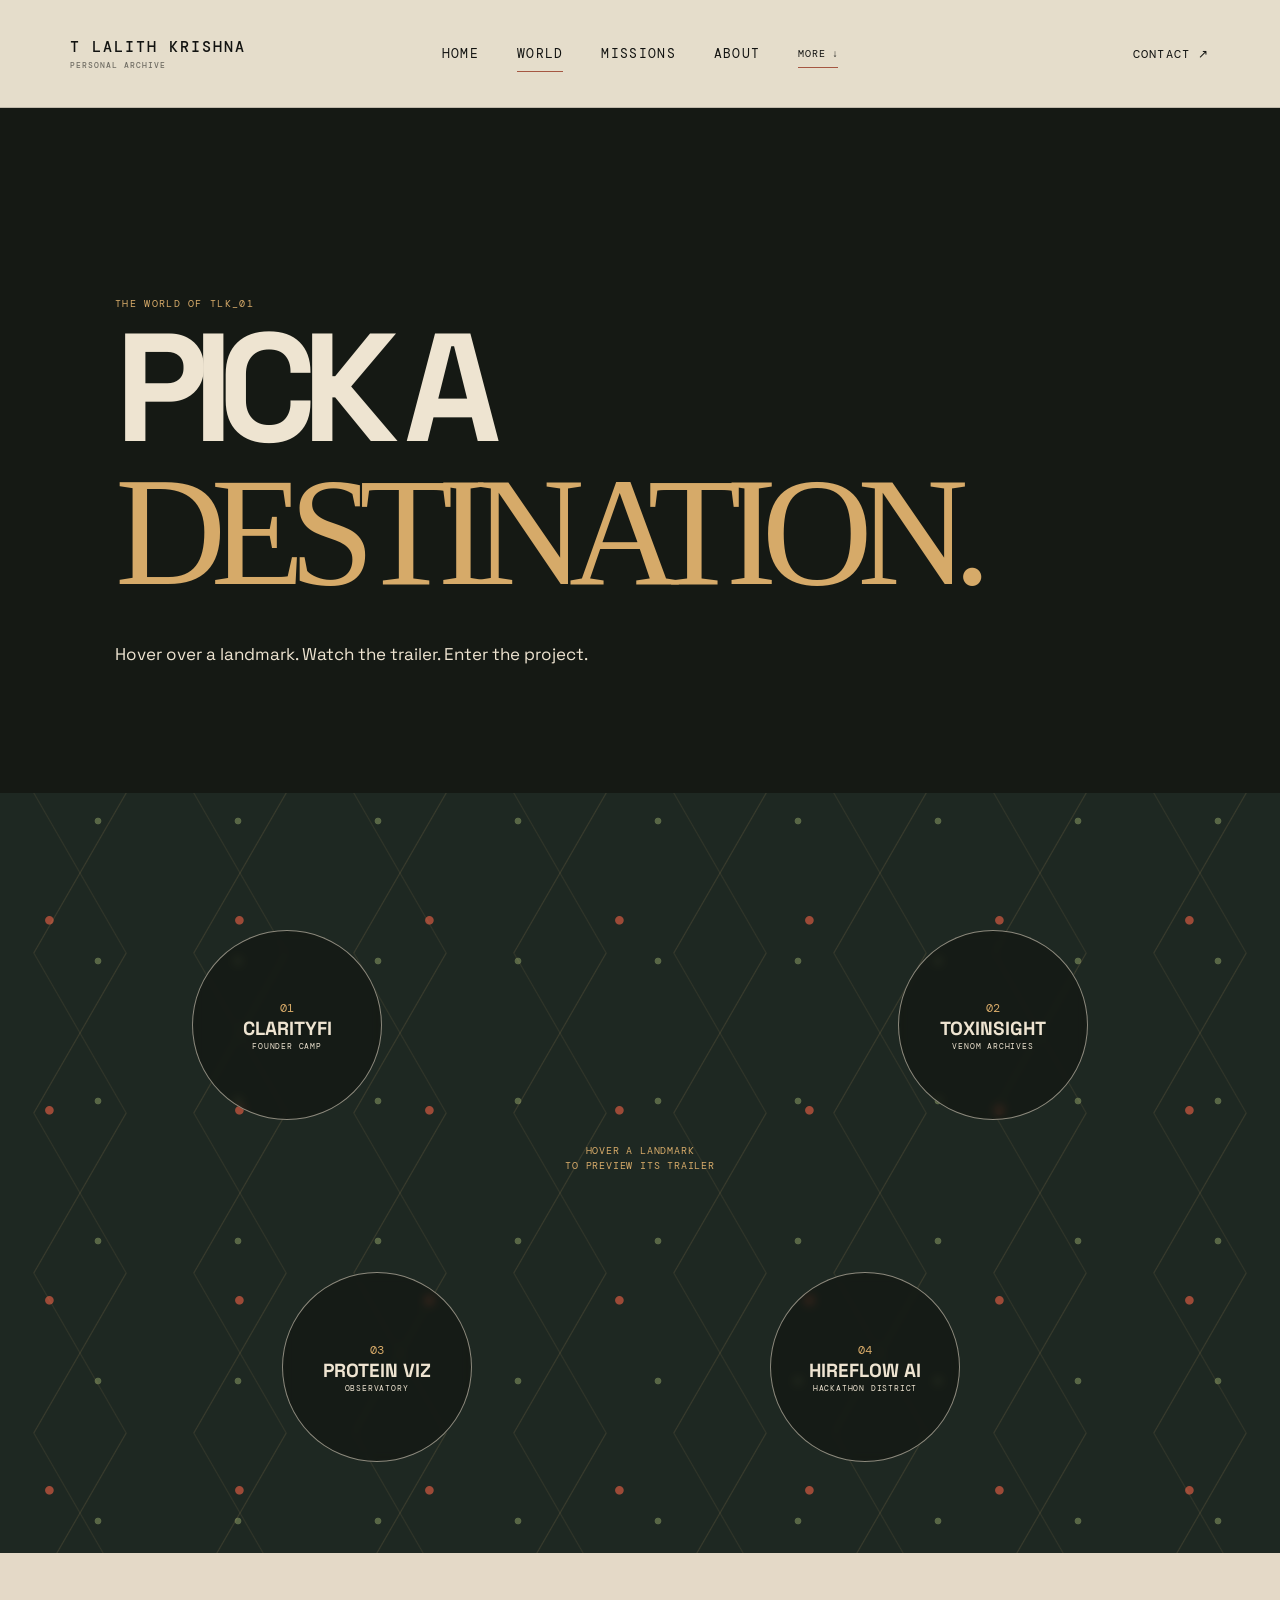
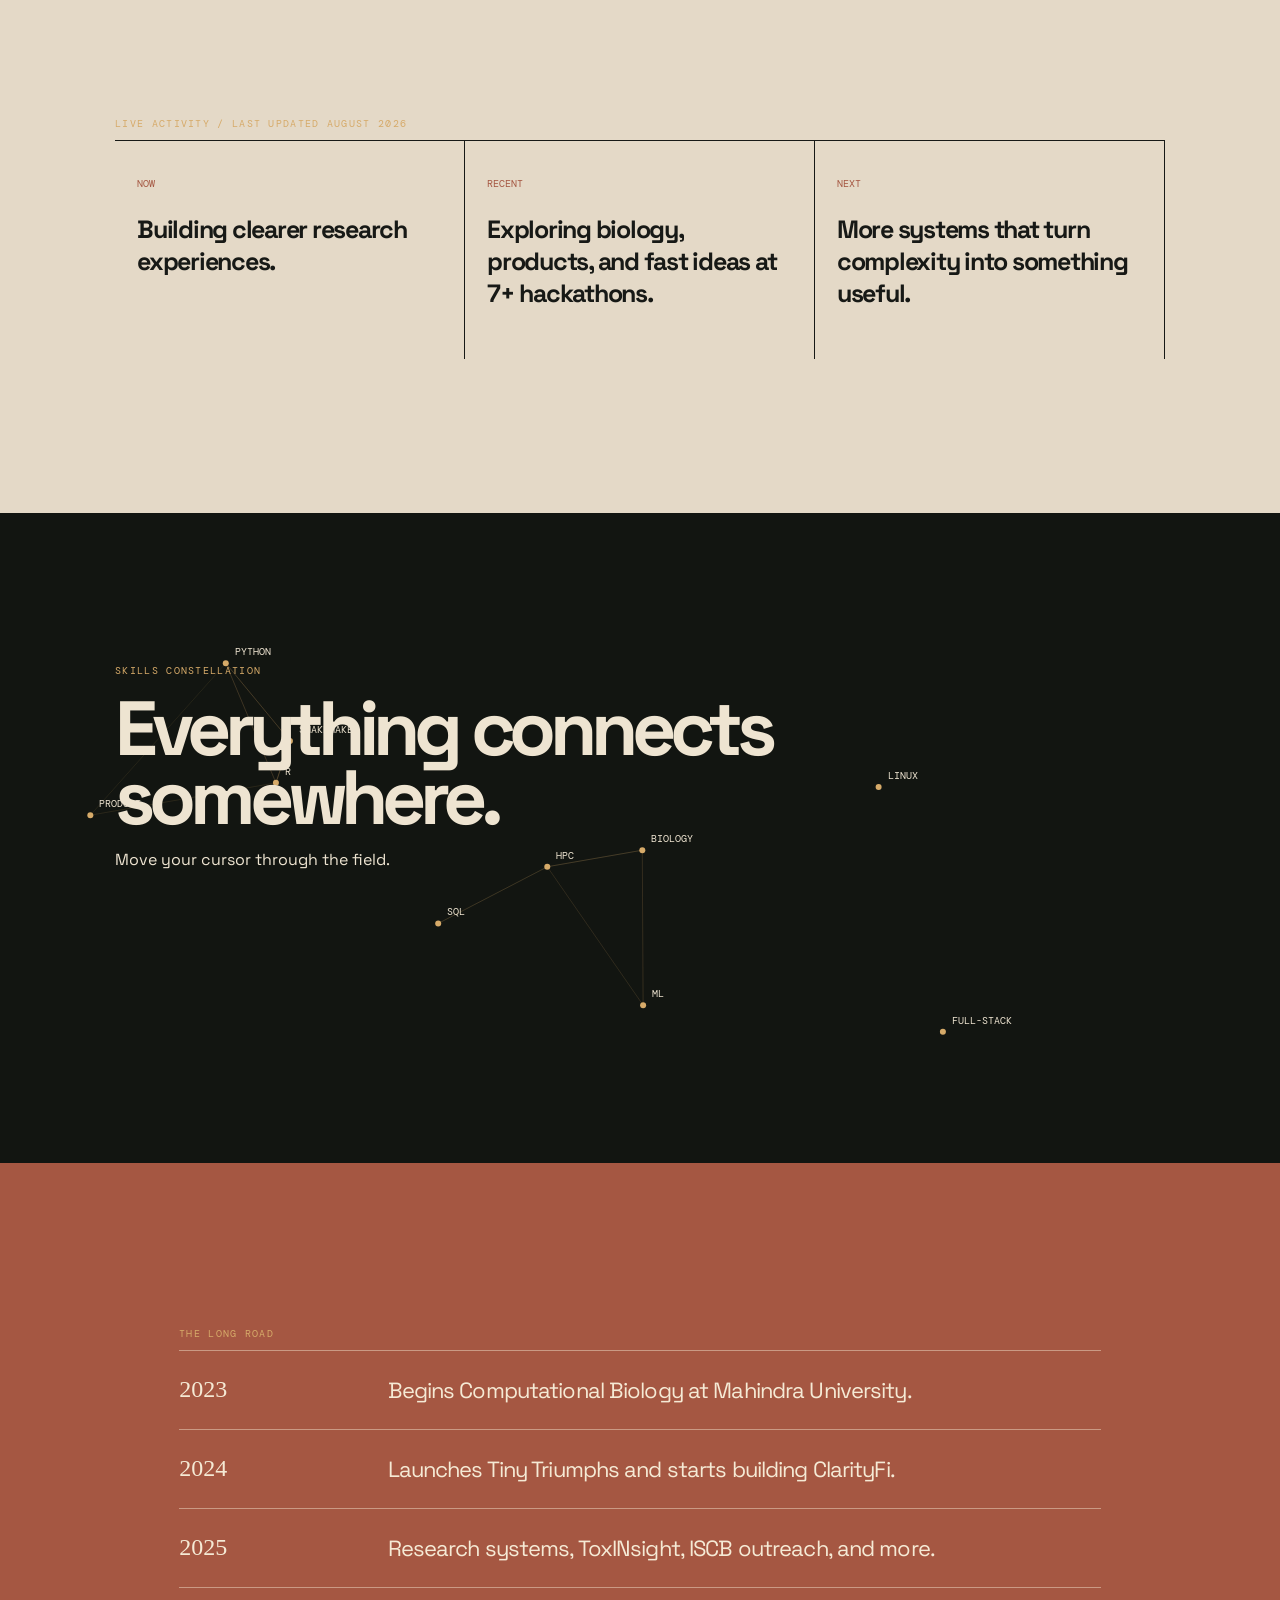
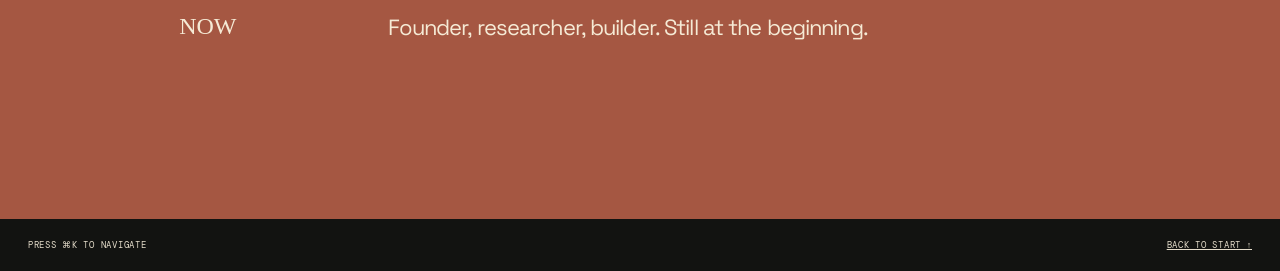
<file: world.html>
<!doctype html><html><head><meta name="viewport" content="width=device-width,initial-scale=1"><link rel="preconnect" href="https://fonts.googleapis.com"><link href="https://fonts.googleapis.com/css2?family=DM+Mono&family=Space+Grotesk:wght@400;600;700&display=swap" rel="stylesheet"><link rel="stylesheet" href="cinema.css"><link rel="stylesheet" href="world.css"><title>World Map — T Lalith Krishna</title></head><body><header class="top"><a href="index.html" class="name">T LALITH KRISHNA<span>PERSONAL ARCHIVE</span></a><p>INTERACTIVE WORLD</p><button class="sound-toggle" id="soundToggle">◌ SOUND: OFF</button></header><script src="site-nav.js"></script><main><section class="world-hero"><p>THE WORLD OF TLK_01</p><h1>PICK A<br><i>DESTINATION.</i></h1><span>Hover over a landmark. Watch the trailer. Enter the project.</span></section><section class="project-map"><div class="map-grid"></div><a class="landmark clarity" href="clarityfi.html"><b>01</b><span>CLARITYFI</span><small>FOUNDER CAMP</small></a><a class="landmark toxin" href="toxinsight.html"><b>02</b><span>TOXINSIGHT</span><small>VENOM ARCHIVES</small></a><a class="landmark protein" href="protein-viz.html"><b>03</b><span>PROTEIN VIZ</span><small>OBSERVATORY</small></a><a class="landmark hire" href="hireflow.html"><b>04</b><span>HIREFLOW AI</span><small>HACKATHON DISTRICT</small></a><div class="map-key">HOVER A LANDMARK<br>TO PREVIEW ITS TRAILER</div></section><section class="activity"><p>LIVE ACTIVITY / LAST UPDATED AUGUST 2026</p><div><article><b>NOW</b><h2>Building clearer research experiences.</h2></article><article><b>RECENT</b><h2>Exploring biology, products, and fast ideas at 7+ hackathons.</h2></article><article><b>NEXT</b><h2>More systems that turn complexity into something useful.</h2></article></div></section><section class="skills-sky"><div><p>SKILLS CONSTELLATION</p><h2>Everything connects<br>somewhere.</h2><span>Move your cursor through the field.</span></div><canvas id="skillSky"></canvas></section><section class="timeline-world"><p>THE LONG ROAD</p><article><b>2023</b><span>Begins Computational Biology at Mahindra University.</span></article><article><b>2024</b><span>Launches Tiny Triumphs and starts building ClarityFi.</span></article><article><b>2025</b><span>Research systems, ToxINsight, ISCB outreach, and more.</span></article><article><b>NOW</b><span>Founder, researcher, builder. Still at the beginning.</span></article></section></main><footer><span>PRESS ⌘K TO NAVIGATE</span><a href="index.html">BACK TO START ↑</a></footer><script src="command.js"></script><script src="world.js"></script></body></html>
</file>
<file: cinema.css>
:root{--black:#121311;--cream:#e5ddcb;--red:#9d3e31;--moss:#7e9365}*{box-sizing:border-box}html{scroll-behavior:smooth}body{margin:0;background:var(--cream);color:var(--black);font-family:"Space Grotesk",sans-serif}.top{height:60px;padding:0 28px;display:flex;align-items:center;justify-content:space-between;background:var(--cream);font:10px "DM Mono";letter-spacing:.08em}.top a{color:inherit;text-decoration:none}.name{font-weight:500}.name span{display:block;font-size:7px;letter-spacing:.12em;opacity:.55}.opening{height:calc(100vh - 60px);min-height:620px;position:relative;isolation:isolate;overflow:hidden;background:var(--black);color:var(--cream)}.opening-image{position:absolute;inset:0;background:linear-gradient(90deg,rgba(11,12,10,.9) 0%,rgba(11,12,10,.58) 35%,transparent 71%),url("assets/anime-bio-quest.png") center/cover no-repeat;animation:slowZoom 20s ease-out both}.grain{position:absolute;inset:0;opacity:.26;background:repeating-linear-gradient(0deg,rgba(255,255,255,.06) 0 1px,transparent 1px 4px);mix-blend-mode:overlay}.chapter,.opening h1,.hero-note,.scroll{position:absolute;z-index:1}.chapter{top:10%;left:7%;font:10px "DM Mono";letter-spacing:.13em}.opening h1{left:6%;bottom:13%;font-size:clamp(75px,12vw,190px);line-height:.69;letter-spacing:-.11em;margin:0}.opening h1 i{font-family:Georgia,serif;font-weight:400;color:#d8a260}.hero-note{right:4%;bottom:8%;display:flex;flex-direction:column;gap:8px;text-align:right;font:10px "DM Mono";letter-spacing:.14em}.scroll{left:7%;bottom:5%;font:9px "DM Mono";letter-spacing:.12em;animation:bob 2.5s ease-in-out infinite}.statement{padding:18vw 11% 15vw;position:relative;min-height:80vh;overflow:hidden}.side{position:absolute;top:14%;left:3%;font:10px "DM Mono";letter-spacing:.12em;writing-mode:vertical-rl}.statement h2{font-size:clamp(40px,7vw,104px);line-height:.92;letter-spacing:-.08em;margin:0;max-width:1050px}.statement h2 i{font-family:Georgia,serif;font-weight:400;color:var(--red)}.statement-copy{margin:55px 0 0 45%;max-width:380px;font-size:17px;line-height:1.55}.big-mark{position:absolute;right:-3%;bottom:-12%;font:35vw Georgia,serif;color:rgba(157,62,49,.12)}.episode{display:grid;grid-template-columns:1fr 1fr;min-height:700px;background:var(--black);color:var(--cream)}.episode-art{min-height:500px;background-position:center;background-size:cover}.founder .episode-art{background-image:url("assets/clarityfi-pixel-story.png")}.research .episode-art{background-image:url("assets/toxinsight-pixel-lab.png")}.episode-copy{padding:10vw 11%;display:flex;flex-direction:column;justify-content:center}.episode-copy>p:first-child{font:10px "DM Mono";letter-spacing:.12em;color:#d6aa69}.episode-copy h2{font-size:clamp(45px,6vw,82px);letter-spacing:-.08em;margin:15px 0 5px}.episode-copy h3{font:400 clamp(24px,3vw,42px)/1.05 Georgia,serif;color:#c4d19f;margin:0 0 28px}.episode-copy>p:not(:first-child){max-width:420px;line-height:1.55}.episode-copy a{margin-top:26px;color:inherit;text-decoration:none;border-bottom:1px solid;align-self:flex-start;font:10px "DM Mono";letter-spacing:.1em;padding-bottom:5px}.episode-copy a b{font-size:20px}.research{background:#28383a}.research h3{color:#d6aa69}.end-card{padding:13vw 8%;background:var(--red);color:#f3e7d3;display:flex;justify-content:space-between;align-items:end}.end-card>p{font-size:clamp(35px,6vw,85px);line-height:.92;letter-spacing:-.07em;margin:0}.end-card i{font-family:Georgia,serif;font-weight:400}.end-card div{display:flex;flex-direction:column;gap:15px;font:10px "DM Mono";letter-spacing:.1em}.end-card a{color:inherit;text-decoration:none;border-bottom:1px solid;padding-bottom:4px}footer{padding:20px 28px;background:var(--black);color:var(--cream);display:flex;justify-content:space-between;font:9px "DM Mono";letter-spacing:.08em}footer a{color:inherit}@keyframes slowZoom{from{transform:scale(1.08)}to{transform:scale(1)}}@keyframes bob{50%{transform:translateY(8px)}}@media(max-width:700px){.top{padding:0 16px}.top p{display:none}.opening{min-height:570px}.opening-image{background-position:62% center}.chapter{top:8%;left:7%;max-width:220px;line-height:1.5}.opening h1{left:7%;bottom:19%;font-size:64px}.hero-note{left:7%;right:auto;bottom:9%;text-align:left}.scroll{display:none}.statement{padding:28vw 12% 24vw}.side{display:none}.statement-copy{margin:35px 0 0;font-size:15px}.episode{grid-template-columns:1fr}.episode.research .episode-art{grid-row:1}.episode-copy{padding:18vw 11%;min-height:450px}.episode-art{min-height:350px}.end-card{padding:20vw 11%;display:block}.end-card div{margin-top:50px}footer{gap:12px;flex-wrap:wrap;padding:20px 16px}}
</file>
<file: experience.css>
.page-enter{position:fixed;inset:0;background:#111411;color:#e9dfca;z-index:9999;display:grid;place-items:center;transition:opacity .6s ease,visibility .6s}.page-enter.done{opacity:0;visibility:hidden}.loader-copy{font:11px "DM Mono";letter-spacing:.14em;text-align:center}.loader-copy b{display:block;font:clamp(38px,6vw,80px)/1 Georgia;margin:16px;color:#d6aa69}.loader-bar{width:180px;height:2px;background:#3d463a;margin:24px auto;overflow:hidden}.loader-bar i{display:block;width:45%;height:100%;background:#d6aa69;animation:load 1.1s ease-in-out infinite}@keyframes load{from{transform:translateX(-110%)}to{transform:translateX(340%)}}.page-leave{position:fixed;inset:0;background:#a55742;z-index:9998;transform:translateY(100%);transition:transform .55s cubic-bezier(.7,0,.3,1)}.page-leave.go{transform:translateY(0)}.secret-glyph{position:fixed;right:18px;bottom:16px;width:33px;height:33px;border:1px solid rgba(229,221,203,.6);border-radius:50%;display:grid;place-items:center;font:14px Georgia;color:#d6aa69;z-index:30;opacity:.45;cursor:pointer}.hidden-route{position:fixed;inset:0;z-index:9980;background:rgba(15,18,14,.96);color:#eee3d1;display:none;place-items:center;text-align:center;padding:25px}.hidden-route.open{display:grid}.hidden-route p{font:10px "DM Mono";letter-spacing:.12em;color:#d6aa69}.hidden-route h2{font-size:clamp(36px,7vw,100px);letter-spacing:-.08em;margin:20px 0}.hidden-route a{color:inherit;font:11px "DM Mono";letter-spacing:.1em}
</file>
<file: signal-cursor.css>
@media(min-width:760px){html,body,body *{cursor:none!important}.signal-cursor{position:fixed;width:18px;height:18px;left:0;top:0;z-index:10050;pointer-events:none;transform:translate(-50%,-50%);transition:width .18s,height .18s}.signal-cursor b{position:absolute;left:50%;top:50%;width:7px;height:7px;background:#e8d49d;transform:translate(-50%,-50%) rotate(45deg);box-shadow:0 0 9px rgba(232,212,157,.7)}.signal-cursor i{position:absolute;width:3px;height:3px;background:#a55742;animation:orbit 1.8s linear infinite}.signal-cursor i:nth-child(2){top:0;left:50%}.signal-cursor i:nth-child(3){bottom:1px;right:0;animation-delay:-.45s}.signal-cursor i:nth-child(4){bottom:0;left:50%;animation-delay:-.9s}.signal-cursor i:nth-child(5){top:50%;left:0;animation-delay:-1.35s}.signal-cursor.link{width:38px;height:38px}.signal-cursor.link b{background:#a55742;box-shadow:0 0 14px rgba(165,87,66,.8)}.signal-trail{position:fixed;width:3px;height:3px;background:#d6aa69;pointer-events:none;z-index:10049;transform:translate(-50%,-50%);animation:fade .45s linear forwards}@keyframes orbit{50%{transform:translate(5px,5px) rotate(180deg);background:#e8d49d}}@keyframes fade{to{opacity:0;transform:translate(-50%,-50%) scale(3)}}}
</file>
<file: ambient.css>
.ambient-toggle{position:fixed;left:18px;bottom:18px;z-index:300;border:1px solid rgba(229,221,203,.6);background:#151813;color:#eee3d1;padding:10px 13px;font:9px "DM Mono";letter-spacing:.1em;cursor:pointer;box-shadow:3px 3px 0 #a55742}.ambient-toggle.on{background:#a55742;color:#f5ead5}.ambient-toggle.on:before{content:"● ";color:#d6aa69;animation:pulseSound 1.2s ease-in-out infinite}@keyframes pulseSound{50%{opacity:.25}}
</file>
<file: terminal.css>
.terminal-trigger{position:fixed;right:18px;bottom:18px;z-index:320;border:1px solid #d6aa69;background:#151813;color:#eee3d1;padding:10px 13px;font:9px "DM Mono";letter-spacing:.1em;box-shadow:3px 3px 0 #a55742;cursor:pointer}.terminal-shell{display:none;position:fixed;inset:0;z-index:10020;background:rgba(9,11,9,.78);padding:8vh 7%;place-items:center}.terminal-shell.open{display:grid}.terminal{width:min(760px,100%);min-height:430px;background:#10130f;border:1px solid #d6aa69;color:#e9dfca;box-shadow:14px 14px 0 #a55742;padding:20px;font:13px/1.55 "DM Mono"}.terminal-head{display:flex;justify-content:space-between;border-bottom:1px solid rgba(233,223,202,.26);padding-bottom:12px;color:#d6aa69;font-size:10px;letter-spacing:.1em}.terminal-close{border:0;background:none;color:#e9dfca;font:16px "DM Mono";cursor:pointer}.terminal-output{height:280px;overflow:auto;padding:15px 0}.terminal-line{margin:0 0 10px}.terminal-line b{color:#d6aa69;font-weight:400}.terminal-form{display:flex;border-top:1px solid rgba(233,223,202,.26);padding-top:13px}.terminal-form span{color:#a55742}.terminal-form input{flex:1;background:none;border:0;outline:0;color:#e9dfca;font:13px "DM Mono";padding-left:8px}.terminal-hint{font-size:9px;color:#9eaa91;letter-spacing:.06em}@media(max-width:700px){.terminal-shell{padding:5vh 4vw}.terminal{min-height:500px;padding:15px}.terminal-output{height:330px}}
</file>
<file: top-nav.css>
.top{gap:24px}.top-links{display:flex;align-items:center;gap:20px;font:10px "DM Mono";letter-spacing:.08em}.top-links a{color:inherit;text-decoration:none;padding:7px 0;border-bottom:1px solid transparent}.top-links a:hover,.top-links a.active{border-color:#a55742}.top-more{position:relative}.top-more summary{cursor:pointer;list-style:none;padding:7px 0;border-bottom:1px solid #a55742}.top-more summary::-webkit-details-marker{display:none}.top-more nav{position:absolute;right:0;top:31px;width:180px;background:#171916;color:#eee3d1;border:1px solid #d6aa69;box-shadow:7px 7px 0 #a55742;padding:7px;z-index:400}.top-more nav a{display:block;padding:10px 8px;border-bottom:1px solid rgba(238,227,209,.16);color:inherit;text-decoration:none;font:9px "DM Mono";letter-spacing:.08em}.top-more nav a:last-child{border:0}.top-more nav a:hover{background:#e5ddcb;color:#171916}@media(max-width:830px){.top{flex-wrap:wrap;height:auto;padding:15px 18px}.top-links{order:3;width:100%;justify-content:space-between;gap:6px;border-top:1px solid rgba(23,25,22,.15);padding-top:10px}.top-links a{font-size:8px}.top-links a:nth-child(3),.top-links a:nth-child(4){display:none}.top-more{margin-left:auto}}
</file>
<file: header-scale.css>
.top,.case-nav{width:100%;min-height:82px!important;padding:0 4vw!important;display:grid!important;grid-template-columns:1fr auto 1fr!important;align-items:center!important;border-bottom:1px solid rgba(23,25,22,.18)}.top-links{gap:28px!important}.top-links a{font-size:11px!important;padding:9px 0!important}.top>a:last-child,.case-nav>a:last-child{justify-self:end}.top .name,.case-nav .name{justify-self:start}.top .name{font-size:12px}@media(max-width:830px){.top,.case-nav{min-height:72px!important;padding:12px 18px!important;display:flex!important;justify-content:space-between!important}.top-links{width:100%;order:3;gap:8px!important}.top-links a{font-size:8px!important}}
</file>
<file: header-bold.css>
.top,.case-nav{min-height:108px!important;padding:0 5.5vw!important;background:#e5ddcb!important}.top .name,.case-nav .name{font-size:15px!important;letter-spacing:.13em}.top .name span,.case-nav .name span{font-size:8px!important;margin-top:3px}.top-links{gap:38px!important}.top-links a{font-size:13px!important;letter-spacing:.1em!important}.top>a:last-child,.case-nav>a:last-child{font-size:12px!important;letter-spacing:.1em}@media(max-width:830px){.top,.case-nav{min-height:76px!important;padding:13px 18px!important}.top-links{gap:8px!important}.top-links a{font-size:8px!important}.top .name,.case-nav .name{font-size:11px!important}}
</file>
<file: chapters.css>
.chapter-hero{min-height:68vh;padding:12vw 9%;color:#eee3d1;background:#161915;display:flex;flex-direction:column;justify-content:center}.missions-hero{background:linear-gradient(90deg,rgba(16,18,15,.87),rgba(16,18,15,.15)),url("assets/toxinsight-pixel-lab.png") center/cover}.character-hero{background:linear-gradient(90deg,rgba(16,18,15,.9),rgba(16,18,15,.2)),url("assets/clarityfi-pixel-story.png") center/cover}.chapter-hero p,.chapter-card div>p,.life-timeline>p{font:10px "DM Mono";letter-spacing:.14em;color:#d6aa69}.chapter-hero h1{font-size:clamp(70px,13vw,180px);line-height:.72;letter-spacing:-.11em;margin:25px 0}.chapter-hero h1 i{font-family:Georgia;font-weight:400;color:#d6aa69}.chapter-hero span{font:10px "DM Mono";letter-spacing:.1em}.chapter-card{min-height:560px;display:grid;grid-template-columns:.3fr 1fr;gap:30px;padding:10vw 12%;align-items:center}.chapter-number{font:clamp(75px,14vw,190px) Georgia;opacity:.35}.chapter-card>div:last-child{max-width:700px}.chapter-card h2{font-size:clamp(55px,8vw,110px);line-height:.8;letter-spacing:-.09em;margin:15px 0}.chapter-card h3{font:400 clamp(24px,3.5vw,47px)/1.08 Georgia;margin:0}.chapter-card p{line-height:1.55;max-width:510px}.chapter-card a,.side-missions a{color:inherit;font:10px "DM Mono";letter-spacing:.1em;border-bottom:1px solid;text-decoration:none;padding-bottom:5px}.founder-chapter{background:#a55742;color:#f4e8d4}.research-chapter{background:#324f53;color:#eee8d9;grid-template-columns:1fr .3fr}.side-missions{display:grid;grid-template-columns:repeat(3,1fr);background:#1d231d;color:#eee4d1}.side-missions article{padding:50px;min-height:300px;border-right:1px solid #5a6259}.side-missions b{font:10px "DM Mono";color:#d6aa69}.side-missions h2{font-size:30px;letter-spacing:-.06em}.side-missions p{line-height:1.5}.character-note{padding:13vw 13%;font-size:clamp(29px,4vw,57px);line-height:1.07;letter-spacing:-.06em}.character-note div{display:grid;grid-template-columns:.25fr 1fr .25fr 1fr;align-items:center;gap:15px;margin-top:70px;font:10px "DM Mono";letter-spacing:.08em}.character-note b{font:clamp(40px,6vw,80px) Georgia}.life-timeline{padding:12vw 17%;background:#ddd2bd}.life-timeline article{padding:28px 0;border-top:1px solid #79736b}.life-timeline b{font:10px "DM Mono";color:#9d3e31}.life-timeline h2{font-size:clamp(29px,4vw,55px);letter-spacing:-.07em;margin:9px 0}.life-timeline span{font-size:15px}.closing-chapter{padding:15vw 12%;background:#9d3e31;color:#f5ead5}.closing-chapter p{font-size:clamp(40px,7vw,95px);line-height:.9;letter-spacing:-.08em;margin:0}.closing-chapter i{font-family:Georgia;font-weight:400}.closing-chapter>a{display:inline-block;margin:50px 0 30px;color:inherit;border-bottom:1px solid;text-decoration:none;font:11px "DM Mono";letter-spacing:.1em;padding-bottom:7px}.closing-chapter div{display:flex;gap:18px;font:10px "DM Mono"}.closing-chapter div a{color:inherit}@media(max-width:700px){.chapter-hero{padding:25vw 9%;min-height:560px}.chapter-card,.research-chapter{grid-template-columns:1fr;padding:18vw 10%;min-height:0}.chapter-number{font-size:85px}.research-chapter .chapter-number{grid-row:1}.side-missions{grid-template-columns:1fr}.side-missions article{min-height:0;border-bottom:1px solid #5a6259}.character-note{padding:20vw 10%}.character-note div{grid-template-columns:.3fr 1fr;margin-top:45px}.life-timeline{padding:20vw 10%}.closing-chapter{padding:22vw 10%}}
</file>
<file: case.css>
body{background:#121311;color:#eee3d1;font-family:"Space Grotesk",sans-serif;margin:0}.case-nav{padding:22px 6%;display:flex;justify-content:space-between;font:10px "DM Mono";letter-spacing:.1em}.case-nav a{color:inherit}.case-hero{min-height:64vh;padding:10vw 9%;display:flex;flex-direction:column;justify-content:end;background-size:cover;background-position:center;position:relative;isolation:isolate}.case-hero:before{content:"";position:absolute;inset:0;background:linear-gradient(90deg,rgba(10,11,9,.88),rgba(10,11,9,.24));z-index:-1}.case-hero p{font:10px "DM Mono";letter-spacing:.13em;color:#d6aa69}.case-hero h1{font-size:clamp(70px,13vw,165px);line-height:.75;letter-spacing:-.11em;margin:20px 0}.case-hero h1 i{font-family:Georgia;font-weight:400;color:#d6aa69}.case-hero span{font-size:19px;max-width:580px;line-height:1.4}.case-story{padding:12vw 12%;background:#e5ddcb;color:#121311;display:grid;grid-template-columns:.5fr 1fr;gap:80px}.case-story>p{font:10px "DM Mono";letter-spacing:.12em}.case-story h2{font-size:clamp(35px,5vw,70px);line-height:.95;letter-spacing:-.07em;margin:0 0 25px}.case-story div>p{line-height:1.65;font-size:17px}.case-story ul{padding:0;list-style:none;font:10px "DM Mono";letter-spacing:.08em;line-height:2.2}.case-link{display:inline-block;background:#a55742;color:#f4ead5;padding:16px 18px;text-decoration:none;font:10px "DM Mono";letter-spacing:.1em;margin-top:20px}.case-foot{padding:25px 6%;font:10px "DM Mono";letter-spacing:.1em;display:flex;justify-content:space-between}@media(max-width:700px){.case-hero{padding:26vw 10%}.case-story{grid-template-columns:1fr;padding:20vw 10%;gap:25px}.case-foot{flex-wrap:wrap;gap:10px}}
</file>
<file: world.css>
.world-hero{padding:14vw 9% 10vw;background:#151914;color:#eee4d1}.world-hero p,.activity>p,.skills-sky p,.timeline-world>p{font:10px "DM Mono";letter-spacing:.13em;color:#d6aa69}.world-hero h1{font-size:clamp(68px,12vw,165px);line-height:.73;letter-spacing:-.1em;margin:22px 0}.world-hero h1 i{font:400 1em Georgia;color:#d6aa69}.world-hero span{font-size:17px}.sound-toggle{border:0;background:none;color:inherit;font:9px "DM Mono";letter-spacing:.08em}.project-map{height:760px;position:relative;overflow:hidden;background:#1e2822}.map-grid{position:absolute;inset:0;background:linear-gradient(120deg,transparent 49.5%,rgba(214,170,105,.15) 50%,transparent 50.5%),linear-gradient(60deg,transparent 49.5%,rgba(214,170,105,.1) 50%,transparent 50.5%),radial-gradient(circle at 70% 20%,#596746 0 2%,transparent 2.5%),radial-gradient(circle at 26% 67%,#9d4a37 0 2%,transparent 2.5%);background-size:160px 160px,160px 160px,140px 140px,190px 190px}.landmark{position:absolute;width:190px;height:190px;border-radius:50%;border:1px solid rgba(238,228,209,.55);display:flex;flex-direction:column;justify-content:center;align-items:center;text-decoration:none;color:#eee4d1;text-align:center;transition:.35s;background:rgba(17,20,16,.62);backdrop-filter:blur(5px);overflow:hidden}.landmark:before{content:"";position:absolute;inset:0;background-size:cover;background-position:center;opacity:0;transition:.35s}.landmark>*{z-index:1}.landmark b{font:12px "DM Mono";color:#d6aa69}.landmark span{font:19px "Space Grotesk";font-weight:700}.landmark small{font:8px "DM Mono";letter-spacing:.1em}.landmark:hover{transform:scale(1.24);border-color:#d6aa69;box-shadow:0 0 40px rgba(214,170,105,.4)}.landmark:hover:before{opacity:.55;animation:trailer 4s ease-in-out infinite}.clarity{left:15%;top:18%}.clarity:before{background-image:url('assets/clarityfi-pixel-story.png')}.toxin{right:15%;top:18%}.toxin:before{background-image:url('assets/toxinsight-pixel-lab.png')}.protein{left:22%;bottom:12%}.protein:before{background-image:url('assets/anime-bio-quest.png')}.hire{right:25%;bottom:12%}.hire:before{background-image:url('assets/clarityfi-pixel-story.png')}.map-key{position:absolute;left:50%;top:48%;transform:translate(-50%,-50%);font:10px/1.5 "DM Mono";text-align:center;color:#d6aa69;letter-spacing:.08em}.activity{padding:12vw 9%;background:#e4d9c7;color:#171916}.activity>div{display:grid;grid-template-columns:repeat(3,1fr);border-top:1px solid #171916}.activity article{padding:30px 22px;border-right:1px solid #171916}.activity b{font:10px "DM Mono";color:#a55742}.activity h2{font-size:25px;letter-spacing:-.05em}.skills-sky{min-height:650px;position:relative;background:#121511;color:#eee4d1;overflow:hidden;padding:11vw 9%}.skills-sky h2{font-size:clamp(45px,6vw,90px);line-height:.9;letter-spacing:-.08em;margin:17px 0}.skills-sky canvas{position:absolute;inset:0;width:100%;height:100%;z-index:0}.skills-sky>div{position:relative;z-index:1;pointer-events:none}.timeline-world{padding:12vw 14%;background:#a55742;color:#f5ead5}.timeline-world article{display:grid;grid-template-columns:.25fr 1fr;gap:30px;padding:25px 0;border-top:1px solid rgba(245,234,213,.45)}.timeline-world b{font:24px Georgia}.timeline-world span{font-size:22px;letter-spacing:-.04em}@keyframes trailer{50%{transform:scale(1.15)}}@media(max-width:700px){.world-hero{padding:25vw 9%}.project-map{height:760px}.landmark{width:130px;height:130px}.landmark span{font-size:14px}.clarity{left:8%;top:10%}.toxin{right:8%;top:28%}.protein{left:8%;bottom:17%}.hire{right:8%;bottom:4%}.map-key{display:none}.activity{padding:20vw 9%}.activity>div{grid-template-columns:1fr}.activity article{border-right:0;border-bottom:1px solid}.skills-sky{min-height:520px;padding:20vw 9%}.timeline-world{padding:20vw 9%}.timeline-world article{grid-template-columns:.25fr 1fr}}
</file>
